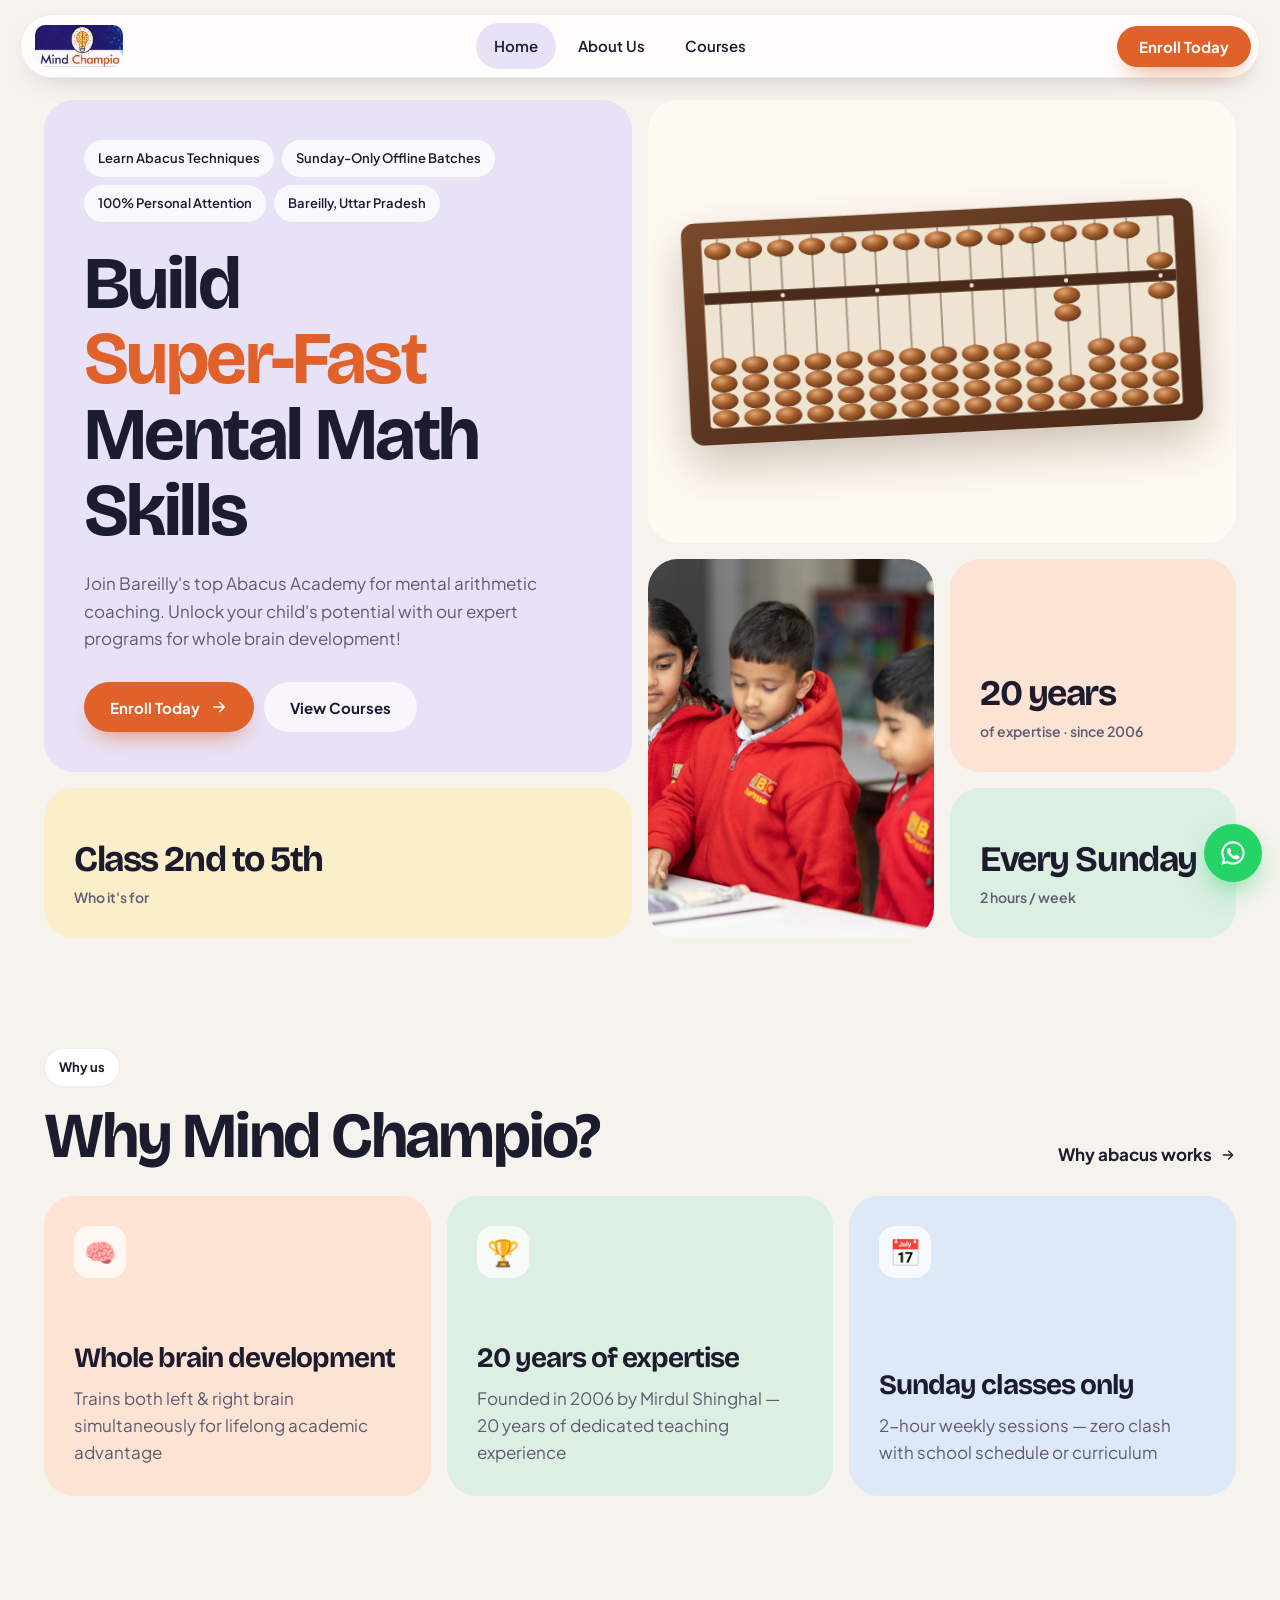
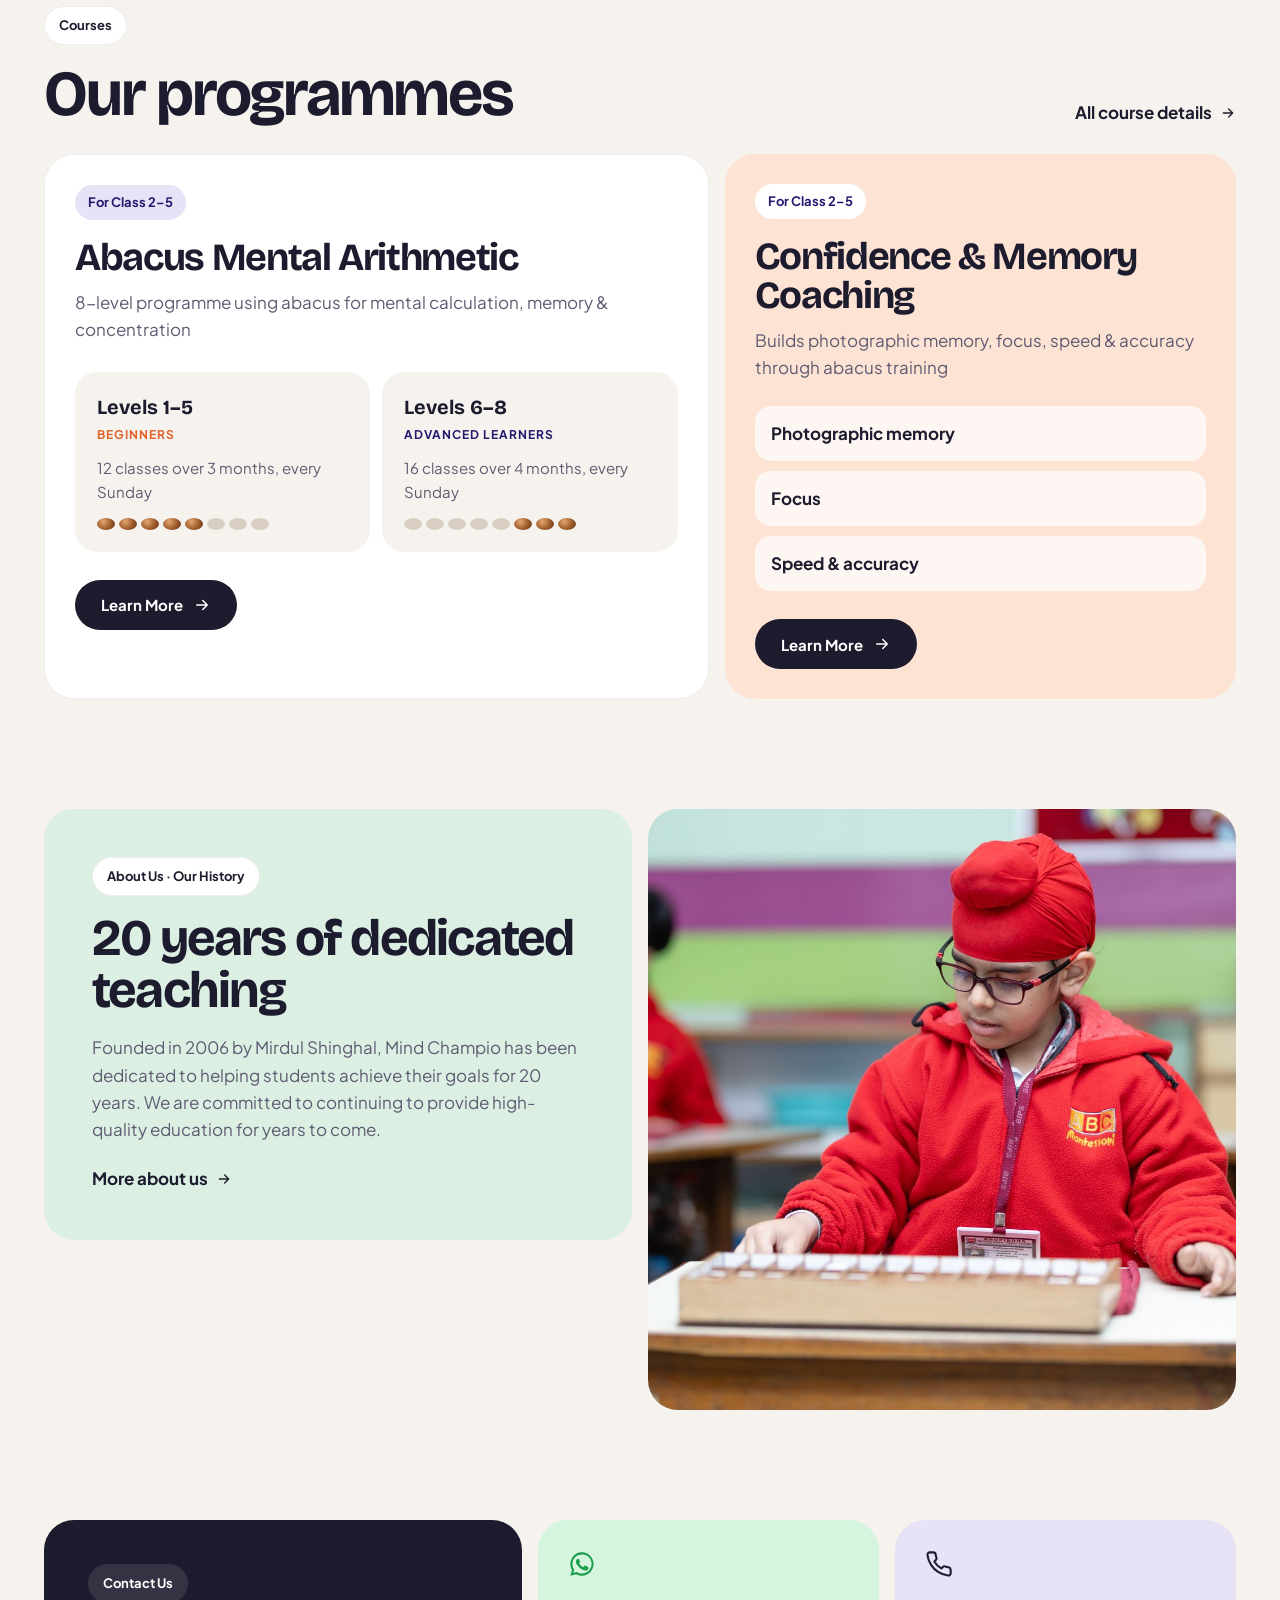
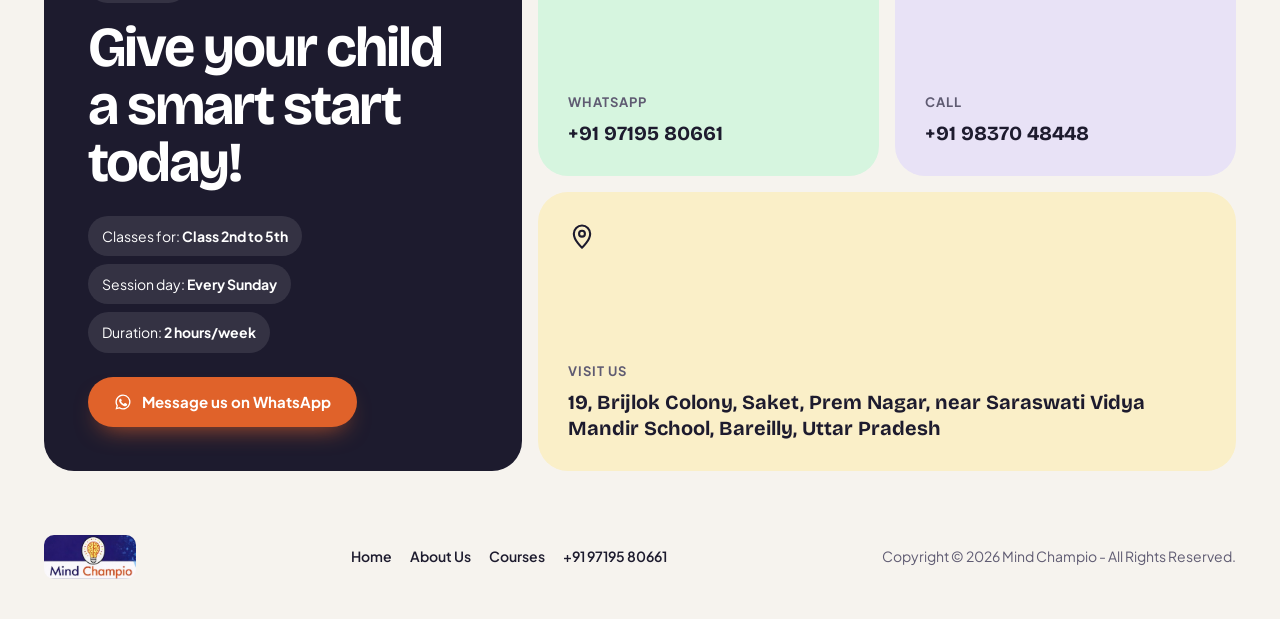
<file: index.html>
<!doctype html>
<html lang="en-IN" class="no-js">
<head>
<meta charset="utf-8">
<meta name="viewport" content="width=device-width, initial-scale=1">
<title>Mind Champio | Abacus Classes in Bareilly</title>
<meta name="description" content="Join Bareilly's top Abacus Academy for mental arithmetic coaching. Unlock your child's potential with our expert programs for whole brain development!">
<meta property="og:title" content="Mind Champio">
<meta property="og:description" content="Learn Abacus Techniques | Sunday-Only Offline Batches | 100% Personal Attention">
<meta property="og:type" content="website">
<meta property="og:url" content="https://mindchampio.com/">
<meta property="og:image" content="https://mindchampio.com/assets/logo.jpeg">
<meta property="og:locale" content="en_IN">
<link rel="icon" type="image/png" sizes="32x32" href="assets/favicon-32.png">
<link rel="apple-touch-icon" href="assets/favicon.png">
<link rel="preconnect" href="https://fonts.googleapis.com"><link rel="preconnect" href="https://fonts.gstatic.com" crossorigin>
<link href="https://fonts.googleapis.com/css2?family=Bricolage+Grotesque:opsz,wght@12..96,600;12..96,700&family=Plus+Jakarta+Sans:wght@400;500;600;700&display=swap" rel="stylesheet">
<link rel="stylesheet" href="assets/style.css">
</head>
<body><header><div class="hd">
<a class="logo" href="index.html" aria-label="Mind Champio home"><img src="assets/logo.jpeg" alt="Mind Champio" width="497" height="237"></a>
<nav class="nav" aria-label="Main"><a href="index.html" aria-current="page">Home</a><a href="about.html">About Us</a><a href="courses.html">Courses</a></nav>
<a class="btn btn-or" href="https://wa.me/919719580661?text=Hi%20Mind%20Champio%2C%20I%27d%20like%20to%20enrol%20my%20child." target="_blank" rel="noopener">Enroll Today</a>
<button class="menu" aria-label="Open menu" aria-expanded="false"><span></span></button>
</div></header>
<main><div class="wrap">
<div class="bento">
<div class="tile t-hero rv"><div class="chips"><span>Learn Abacus Techniques</span><span>Sunday-Only Offline Batches</span><span>100% Personal Attention</span><span>Bareilly, Uttar Pradesh</span></div>
<div><h1>Build <span>Super-Fast</span> Mental Math Skills</h1><p>Join Bareilly's top Abacus Academy for mental arithmetic coaching. Unlock your child's potential with our expert programs for whole brain development!</p>
<div class="cta"><a class="btn btn-or" href="https://wa.me/919719580661?text=Hi%20Mind%20Champio%2C%20I%27d%20like%20to%20enrol%20my%20child." target="_blank" rel="noopener">Enroll Today <svg viewBox="0 0 24 24" fill="none" stroke="currentColor" stroke-width="2" stroke-linecap="round" stroke-linejoin="round" aria-hidden="true"><path d="M5 12h14M13 6l6 6-6 6"/></svg></a><a class="btn btn-soft" href="courses.html">View Courses</a></div></div></div>
<div class="tile t-abacus rv"><svg class="soroban" viewBox="0 0 622 272" role="img" aria-label="Brown classroom abacus with one upper and four lower beads on each rod, set to 2006"><defs><linearGradient id="wdh" x1="0" y1="0" x2="1" y2="1"><stop offset="0" stop-color="#7a4a2b"/><stop offset=".5" stop-color="#5c3520"/><stop offset="1" stop-color="#4a2a18"/></linearGradient><radialGradient id="bdh" cx=".38" cy=".3" r=".8"><stop offset="0" stop-color="#e2a873"/><stop offset=".45" stop-color="#a5602f"/><stop offset="1" stop-color="#5a2f15"/></radialGradient></defs><rect x="2" y="2" width="618" height="268" rx="16" fill="url(#wdh)"/><rect x="26" y="22" width="570" height="228" rx="4" fill="#efe4d2"/><line x1="45.0" y1="22" x2="45.0" y2="250" stroke="#a89884" stroke-width="2.4"/><line x1="83.0" y1="22" x2="83.0" y2="250" stroke="#a89884" stroke-width="2.4"/><line x1="121.0" y1="22" x2="121.0" y2="250" stroke="#a89884" stroke-width="2.4"/><line x1="159.0" y1="22" x2="159.0" y2="250" stroke="#a89884" stroke-width="2.4"/><line x1="197.0" y1="22" x2="197.0" y2="250" stroke="#a89884" stroke-width="2.4"/><line x1="235.0" y1="22" x2="235.0" y2="250" stroke="#a89884" stroke-width="2.4"/><line x1="273.0" y1="22" x2="273.0" y2="250" stroke="#a89884" stroke-width="2.4"/><line x1="311.0" y1="22" x2="311.0" y2="250" stroke="#a89884" stroke-width="2.4"/><line x1="349.0" y1="22" x2="349.0" y2="250" stroke="#a89884" stroke-width="2.4"/><line x1="387.0" y1="22" x2="387.0" y2="250" stroke="#a89884" stroke-width="2.4"/><line x1="425.0" y1="22" x2="425.0" y2="250" stroke="#a89884" stroke-width="2.4"/><line x1="463.0" y1="22" x2="463.0" y2="250" stroke="#a89884" stroke-width="2.4"/><line x1="501.0" y1="22" x2="501.0" y2="250" stroke="#a89884" stroke-width="2.4"/><line x1="539.0" y1="22" x2="539.0" y2="250" stroke="#a89884" stroke-width="2.4"/><line x1="577.0" y1="22" x2="577.0" y2="250" stroke="#a89884" stroke-width="2.4"/><rect x="26" y="87" width="570" height="14" fill="#4a2a18"/><circle cx="121.0" cy="94" r="2.6" fill="#f2e6d2"/><circle cx="235.0" cy="94" r="2.6" fill="#f2e6d2"/><circle cx="349.0" cy="94" r="2.6" fill="#f2e6d2"/><circle cx="463.0" cy="94" r="2.6" fill="#f2e6d2"/><circle cx="577.0" cy="94" r="2.6" fill="#f2e6d2"/><ellipse cx="45.0" cy="37" rx="16" ry="10.5" fill="url(#bdh)"/><ellipse cx="45.0" cy="176" rx="16" ry="10.5" fill="url(#bdh)"/><ellipse cx="45.0" cy="197" rx="16" ry="10.5" fill="url(#bdh)"/><ellipse cx="45.0" cy="218" rx="16" ry="10.5" fill="url(#bdh)"/><ellipse cx="45.0" cy="239" rx="16" ry="10.5" fill="url(#bdh)"/><ellipse cx="83.0" cy="37" rx="16" ry="10.5" fill="url(#bdh)"/><ellipse cx="83.0" cy="176" rx="16" ry="10.5" fill="url(#bdh)"/><ellipse cx="83.0" cy="197" rx="16" ry="10.5" fill="url(#bdh)"/><ellipse cx="83.0" cy="218" rx="16" ry="10.5" fill="url(#bdh)"/><ellipse cx="83.0" cy="239" rx="16" ry="10.5" fill="url(#bdh)"/><ellipse cx="121.0" cy="37" rx="16" ry="10.5" fill="url(#bdh)"/><ellipse cx="121.0" cy="176" rx="16" ry="10.5" fill="url(#bdh)"/><ellipse cx="121.0" cy="197" rx="16" ry="10.5" fill="url(#bdh)"/><ellipse cx="121.0" cy="218" rx="16" ry="10.5" fill="url(#bdh)"/><ellipse cx="121.0" cy="239" rx="16" ry="10.5" fill="url(#bdh)"/><ellipse cx="159.0" cy="37" rx="16" ry="10.5" fill="url(#bdh)"/><ellipse cx="159.0" cy="176" rx="16" ry="10.5" fill="url(#bdh)"/><ellipse cx="159.0" cy="197" rx="16" ry="10.5" fill="url(#bdh)"/><ellipse cx="159.0" cy="218" rx="16" ry="10.5" fill="url(#bdh)"/><ellipse cx="159.0" cy="239" rx="16" ry="10.5" fill="url(#bdh)"/><ellipse cx="197.0" cy="37" rx="16" ry="10.5" fill="url(#bdh)"/><ellipse cx="197.0" cy="176" rx="16" ry="10.5" fill="url(#bdh)"/><ellipse cx="197.0" cy="197" rx="16" ry="10.5" fill="url(#bdh)"/><ellipse cx="197.0" cy="218" rx="16" ry="10.5" fill="url(#bdh)"/><ellipse cx="197.0" cy="239" rx="16" ry="10.5" fill="url(#bdh)"/><ellipse cx="235.0" cy="37" rx="16" ry="10.5" fill="url(#bdh)"/><ellipse cx="235.0" cy="176" rx="16" ry="10.5" fill="url(#bdh)"/><ellipse cx="235.0" cy="197" rx="16" ry="10.5" fill="url(#bdh)"/><ellipse cx="235.0" cy="218" rx="16" ry="10.5" fill="url(#bdh)"/><ellipse cx="235.0" cy="239" rx="16" ry="10.5" fill="url(#bdh)"/><ellipse cx="273.0" cy="37" rx="16" ry="10.5" fill="url(#bdh)"/><ellipse cx="273.0" cy="176" rx="16" ry="10.5" fill="url(#bdh)"/><ellipse cx="273.0" cy="197" rx="16" ry="10.5" fill="url(#bdh)"/><ellipse cx="273.0" cy="218" rx="16" ry="10.5" fill="url(#bdh)"/><ellipse cx="273.0" cy="239" rx="16" ry="10.5" fill="url(#bdh)"/><ellipse cx="311.0" cy="37" rx="16" ry="10.5" fill="url(#bdh)"/><ellipse cx="311.0" cy="176" rx="16" ry="10.5" fill="url(#bdh)"/><ellipse cx="311.0" cy="197" rx="16" ry="10.5" fill="url(#bdh)"/><ellipse cx="311.0" cy="218" rx="16" ry="10.5" fill="url(#bdh)"/><ellipse cx="311.0" cy="239" rx="16" ry="10.5" fill="url(#bdh)"/><ellipse cx="349.0" cy="37" rx="16" ry="10.5" fill="url(#bdh)"/><ellipse cx="349.0" cy="176" rx="16" ry="10.5" fill="url(#bdh)"/><ellipse cx="349.0" cy="197" rx="16" ry="10.5" fill="url(#bdh)"/><ellipse cx="349.0" cy="218" rx="16" ry="10.5" fill="url(#bdh)"/><ellipse cx="349.0" cy="239" rx="16" ry="10.5" fill="url(#bdh)"/><ellipse cx="387.0" cy="37" rx="16" ry="10.5" fill="url(#bdh)"/><ellipse cx="387.0" cy="176" rx="16" ry="10.5" fill="url(#bdh)"/><ellipse cx="387.0" cy="197" rx="16" ry="10.5" fill="url(#bdh)"/><ellipse cx="387.0" cy="218" rx="16" ry="10.5" fill="url(#bdh)"/><ellipse cx="387.0" cy="239" rx="16" ry="10.5" fill="url(#bdh)"/><ellipse cx="425.0" cy="37" rx="16" ry="10.5" fill="url(#bdh)"/><ellipse cx="425.0" cy="176" rx="16" ry="10.5" fill="url(#bdh)"/><ellipse cx="425.0" cy="197" rx="16" ry="10.5" fill="url(#bdh)"/><ellipse cx="425.0" cy="218" rx="16" ry="10.5" fill="url(#bdh)"/><ellipse cx="425.0" cy="239" rx="16" ry="10.5" fill="url(#bdh)"/><ellipse cx="463.0" cy="37" rx="16" ry="10.5" fill="url(#bdh)"/><ellipse cx="463.0" cy="112" rx="16" ry="10.5" fill="url(#bdh)"/><ellipse cx="463.0" cy="133" rx="16" ry="10.5" fill="url(#bdh)"/><ellipse cx="463.0" cy="218" rx="16" ry="10.5" fill="url(#bdh)"/><ellipse cx="463.0" cy="239" rx="16" ry="10.5" fill="url(#bdh)"/><ellipse cx="501.0" cy="37" rx="16" ry="10.5" fill="url(#bdh)"/><ellipse cx="501.0" cy="176" rx="16" ry="10.5" fill="url(#bdh)"/><ellipse cx="501.0" cy="197" rx="16" ry="10.5" fill="url(#bdh)"/><ellipse cx="501.0" cy="218" rx="16" ry="10.5" fill="url(#bdh)"/><ellipse cx="501.0" cy="239" rx="16" ry="10.5" fill="url(#bdh)"/><ellipse cx="539.0" cy="37" rx="16" ry="10.5" fill="url(#bdh)"/><ellipse cx="539.0" cy="176" rx="16" ry="10.5" fill="url(#bdh)"/><ellipse cx="539.0" cy="197" rx="16" ry="10.5" fill="url(#bdh)"/><ellipse cx="539.0" cy="218" rx="16" ry="10.5" fill="url(#bdh)"/><ellipse cx="539.0" cy="239" rx="16" ry="10.5" fill="url(#bdh)"/><ellipse cx="577.0" cy="76" rx="16" ry="10.5" fill="url(#bdh)"/><ellipse cx="577.0" cy="112" rx="16" ry="10.5" fill="url(#bdh)"/><ellipse cx="577.0" cy="197" rx="16" ry="10.5" fill="url(#bdh)"/><ellipse cx="577.0" cy="218" rx="16" ry="10.5" fill="url(#bdh)"/><ellipse cx="577.0" cy="239" rx="16" ry="10.5" fill="url(#bdh)"/></svg></div>
<div class="tile t-photo hp rv"><img src="assets/students-group.jpg" alt="Three students in school uniform working together at a classroom table" width="1600" height="900" fetchpriority="high"></div>
<div class="tile t-stat peach s1 rv"><b>20 years</b><span>of expertise · since 2006</span></div>
<div class="tile t-stat mint s2 rv"><b>Every Sunday</b><span>2 hours / week</span></div>
<div class="tile t-stat butter s3 rv"><b>Class 2nd to 5th</b><span>Who it's for</span></div>
</div>
<section id="why"><div class="sh rv"><div><span class="label">Why us</span><h2>Why Mind Champio?</h2></div><a class="more" href="about.html#why-abacus">Why abacus works <svg viewBox="0 0 24 24" fill="none" stroke="currentColor" stroke-width="2" stroke-linecap="round" stroke-linejoin="round" aria-hidden="true"><path d="M5 12h14M13 6l6 6-6 6"/></svg></a></div>
<div class="why"><article class="tile peach rv"><div class="ic" aria-hidden="true">🧠</div><div><h3>Whole brain development</h3><p>Trains both left &amp; right brain simultaneously for lifelong academic advantage</p></div></article><article class="tile mint rv"><div class="ic" aria-hidden="true">🏆</div><div><h3>20 years of expertise</h3><p>Founded in 2006 by Mirdul Shinghal — 20 years of dedicated teaching experience</p></div></article><article class="tile sky rv"><div class="ic" aria-hidden="true">📅</div><div><h3>Sunday classes only</h3><p>2-hour weekly sessions — zero clash with school schedule or curriculum</p></div></article></div></section>
<section id="courses"><div class="sh rv"><div><span class="label">Courses</span><h2>Our programmes</h2></div><a class="more" href="courses.html">All course details <svg viewBox="0 0 24 24" fill="none" stroke="currentColor" stroke-width="2" stroke-linecap="round" stroke-linejoin="round" aria-hidden="true"><path d="M5 12h14M13 6l6 6-6 6"/></svg></a></div>
<div class="courses">
<div class="tile c-main rv"><span class="pill">For Class 2–5</span><h3 class="ct">Abacus Mental Arithmetic</h3><p>8-level programme using abacus for mental calculation, memory &amp; concentration</p>
<div class="levels"><div class="lvl"><b>Levels 1–5</b><small>Beginners</small><p>12 classes over 3 months, every Sunday</p><div class="beads" aria-hidden="true"><i class="on"></i><i class="on"></i><i class="on"></i><i class="on"></i><i class="on"></i><i class=""></i><i class=""></i><i class=""></i></div></div>
<div class="lvl"><b>Levels 6–8</b><small style="color:var(--navy)">Advanced learners</small><p>16 classes over 4 months, every Sunday</p><div class="beads" aria-hidden="true"><i class=""></i><i class=""></i><i class=""></i><i class=""></i><i class=""></i><i class="on"></i><i class="on"></i><i class="on"></i></div></div></div>
<a class="btn btn-ink" href="courses.html#abacus">Learn More <svg viewBox="0 0 24 24" fill="none" stroke="currentColor" stroke-width="2" stroke-linecap="round" stroke-linejoin="round" aria-hidden="true"><path d="M5 12h14M13 6l6 6-6 6"/></svg></a></div>
<div class="tile c-side rv"><span class="pill" style="background:#fff">For Class 2–5</span><h3 class="ct">Confidence &amp; Memory Coaching</h3><p>Builds photographic memory, focus, speed &amp; accuracy through abacus training</p>
<ul><li>Photographic memory</li><li>Focus</li><li>Speed &amp; accuracy</li></ul>
<a class="btn btn-ink" href="courses.html#memory">Learn More <svg viewBox="0 0 24 24" fill="none" stroke="currentColor" stroke-width="2" stroke-linecap="round" stroke-linejoin="round" aria-hidden="true"><path d="M5 12h14M13 6l6 6-6 6"/></svg></a></div>
</div></section>
<section id="about"><div class="about">
<div class="tile rv"><span class="label">About Us · Our History</span><h2>20 years of dedicated teaching</h2><p>Founded in 2006 by Mirdul Shinghal, Mind Champio has been dedicated to helping students achieve their goals for 20 years. We are committed to continuing to provide high-quality education for years to come.</p><a class="more" href="about.html">More about us <svg viewBox="0 0 24 24" fill="none" stroke="currentColor" stroke-width="2" stroke-linecap="round" stroke-linejoin="round" aria-hidden="true"><path d="M5 12h14M13 6l6 6-6 6"/></svg></a></div>
<div class="tile t-photo rv"><img src="assets/student-focus.jpg" alt="Student concentrating on a learning activity in class" loading="lazy" width="1600" height="1067"></div>
</div></section>
<section id="contact"><div class="contact">
<div class="tile k-head rv"><div><span class="label">Contact Us</span><h2>Give your child a smart start today!</h2></div>
<div><div class="k-facts"><span>Classes for: <b>Class 2nd to 5th</b></span><span>Session day: <b>Every Sunday</b></span><span>Duration: <b>2 hours/week</b></span></div>
<a class="btn btn-or" style="margin-top:24px" href="https://wa.me/919719580661?text=Hi%20Mind%20Champio%2C%20I%27d%20like%20to%20enrol%20my%20child." target="_blank" rel="noopener"><svg viewBox="0 0 24 24" fill="currentColor" aria-hidden="true"><path d="M12 2a10 10 0 0 0-8.6 15.1L2 22l5-1.3A10 10 0 1 0 12 2Zm0 18.2a8.2 8.2 0 0 1-4.2-1.2l-.3-.2-3 .8.8-2.9-.2-.3A8.2 8.2 0 1 1 12 20.2Zm4.5-6.1c-.2-.1-1.5-.7-1.7-.8s-.4-.1-.6.1-.7.8-.8 1-.3.2-.5.1a6.7 6.7 0 0 1-3.3-2.9c-.3-.4.3-.4.7-1.3.1-.2 0-.3 0-.4l-.8-1.8c-.2-.5-.4-.4-.6-.4h-.5a1 1 0 0 0-.7.3 3 3 0 0 0-.9 2.2 5.2 5.2 0 0 0 1.1 2.7 11.8 11.8 0 0 0 4.5 4c1.7.7 2.3.8 3.2.6a2.7 2.7 0 0 0 1.8-1.2 2.2 2.2 0 0 0 .1-1.3c0-.1-.2-.2-.4-.3Z"/></svg> Message us on WhatsApp</a></div></div>
<a class="tile k k-wa rv" href="https://wa.me/919719580661?text=Hi%20Mind%20Champio%2C%20I%27d%20like%20to%20enrol%20my%20child." target="_blank" rel="noopener"><svg viewBox="0 0 24 24" fill="currentColor" aria-hidden="true"><path d="M12 2a10 10 0 0 0-8.6 15.1L2 22l5-1.3A10 10 0 1 0 12 2Zm0 18.2a8.2 8.2 0 0 1-4.2-1.2l-.3-.2-3 .8.8-2.9-.2-.3A8.2 8.2 0 1 1 12 20.2Zm4.5-6.1c-.2-.1-1.5-.7-1.7-.8s-.4-.1-.6.1-.7.8-.8 1-.3.2-.5.1a6.7 6.7 0 0 1-3.3-2.9c-.3-.4.3-.4.7-1.3.1-.2 0-.3 0-.4l-.8-1.8c-.2-.5-.4-.4-.6-.4h-.5a1 1 0 0 0-.7.3 3 3 0 0 0-.9 2.2 5.2 5.2 0 0 0 1.1 2.7 11.8 11.8 0 0 0 4.5 4c1.7.7 2.3.8 3.2.6a2.7 2.7 0 0 0 1.8-1.2 2.2 2.2 0 0 0 .1-1.3c0-.1-.2-.2-.4-.3Z"/></svg><div><span>WhatsApp</span><b>+91 97195 80661</b></div></a>
<a class="tile k rv" style="background:var(--lav)" href="tel:+919837048448"><svg viewBox="0 0 24 24" fill="none" stroke="currentColor" stroke-width="1.8" stroke-linecap="round" stroke-linejoin="round" aria-hidden="true"><path d="M22 16.9v3a2 2 0 0 1-2.2 2 19.8 19.8 0 0 1-8.6-3.1 19.5 19.5 0 0 1-6-6A19.8 19.8 0 0 1 2.1 4.2 2 2 0 0 1 4.1 2h3a2 2 0 0 1 2 1.7c.1.9.4 1.8.7 2.7a2 2 0 0 1-.5 2.1L8 9.8a16 16 0 0 0 6 6l1.3-1.3a2 2 0 0 1 2.1-.4c.9.3 1.8.6 2.7.7a2 2 0 0 1 1.7 2Z"/></svg><div><span>Call</span><b>+91 98370 48448</b></div></a>
<a class="tile k k-addr rv" href="https://www.google.com/maps/search/?api=1&amp;query=19%2C+Brijlok+Colony%2C+Saket%2C+Prem+Nagar%2C+near+Saraswati+Vidya+Mandir+School%2C+Bareilly%2C+Uttar+Pradesh" target="_blank" rel="noopener"><svg viewBox="0 0 24 24" fill="none" stroke="currentColor" stroke-width="1.8" stroke-linecap="round" stroke-linejoin="round" aria-hidden="true"><path d="M12 22s7-6.3 7-12a7 7 0 1 0-14 0c0 5.7 7 12 7 12Z"/><circle cx="12" cy="10" r="2.5"/></svg><div><span>Visit us</span><b>19, Brijlok Colony, Saket, Prem Nagar, near Saraswati Vidya Mandir School, Bareilly, Uttar Pradesh</b></div></a>
</div></section>
</div></main>
<footer><div class="wrap ft"><img src="assets/logo.jpeg" alt="Mind Champio" width="497" height="237" loading="lazy">
<nav><a href="index.html">Home</a><a href="about.html">About Us</a><a href="courses.html">Courses</a><a href="tel:+919719580661">+91 97195 80661</a></nav><span>Copyright © 2026 Mind Champio - All Rights Reserved.</span></div></footer>
<a class="wa-float" href="https://wa.me/919719580661?text=Hi%20Mind%20Champio%2C%20I%27d%20like%20to%20enrol%20my%20child." target="_blank" rel="noopener" aria-label="Message us on WhatsApp"><svg viewBox="0 0 24 24" fill="currentColor" aria-hidden="true"><path d="M12 2a10 10 0 0 0-8.6 15.1L2 22l5-1.3A10 10 0 1 0 12 2Zm0 18.2a8.2 8.2 0 0 1-4.2-1.2l-.3-.2-3 .8.8-2.9-.2-.3A8.2 8.2 0 1 1 12 20.2Zm4.5-6.1c-.2-.1-1.5-.7-1.7-.8s-.4-.1-.6.1-.7.8-.8 1-.3.2-.5.1a6.7 6.7 0 0 1-3.3-2.9c-.3-.4.3-.4.7-1.3.1-.2 0-.3 0-.4l-.8-1.8c-.2-.5-.4-.4-.6-.4h-.5a1 1 0 0 0-.7.3 3 3 0 0 0-.9 2.2 5.2 5.2 0 0 0 1.1 2.7 11.8 11.8 0 0 0 4.5 4c1.7.7 2.3.8 3.2.6a2.7 2.7 0 0 0 1.8-1.2 2.2 2.2 0 0 0 .1-1.3c0-.1-.2-.2-.4-.3Z"/></svg></a>
<script src="assets/site.js"></script>
</body>
</html>
</file>
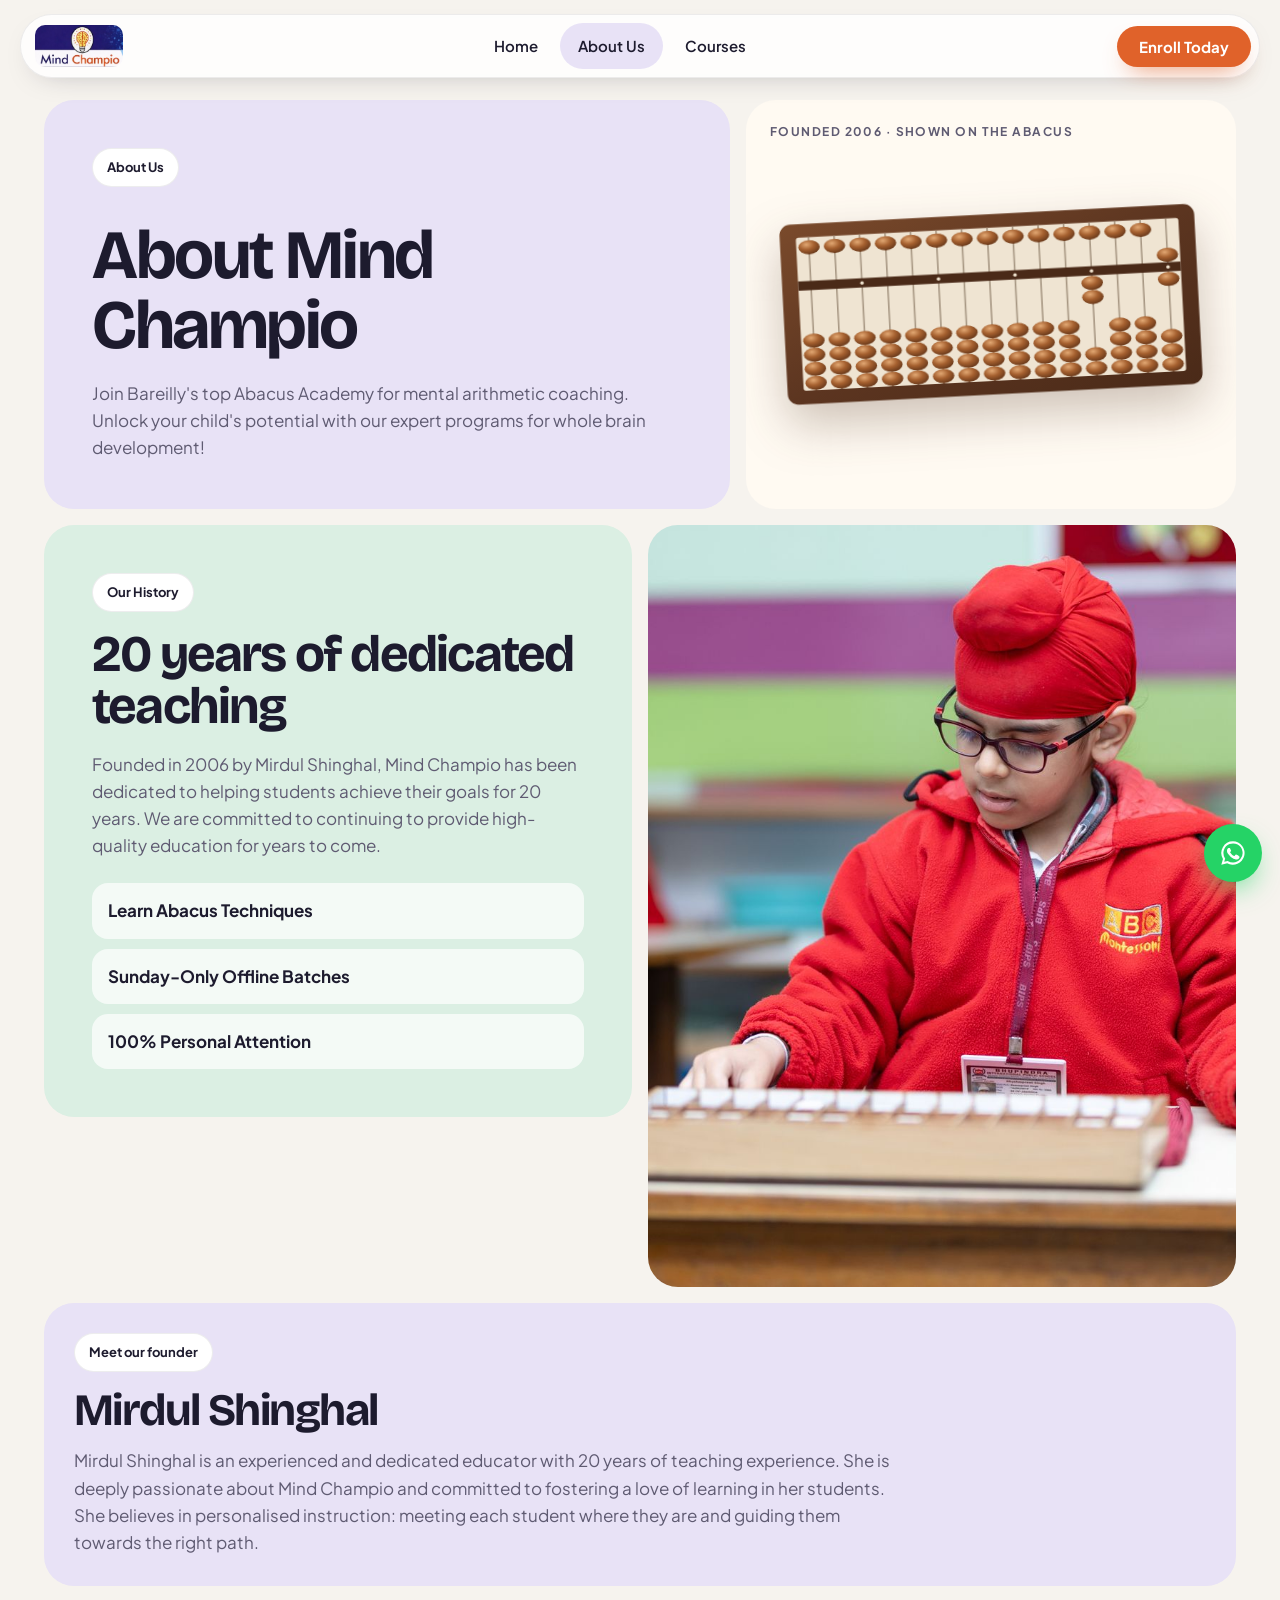
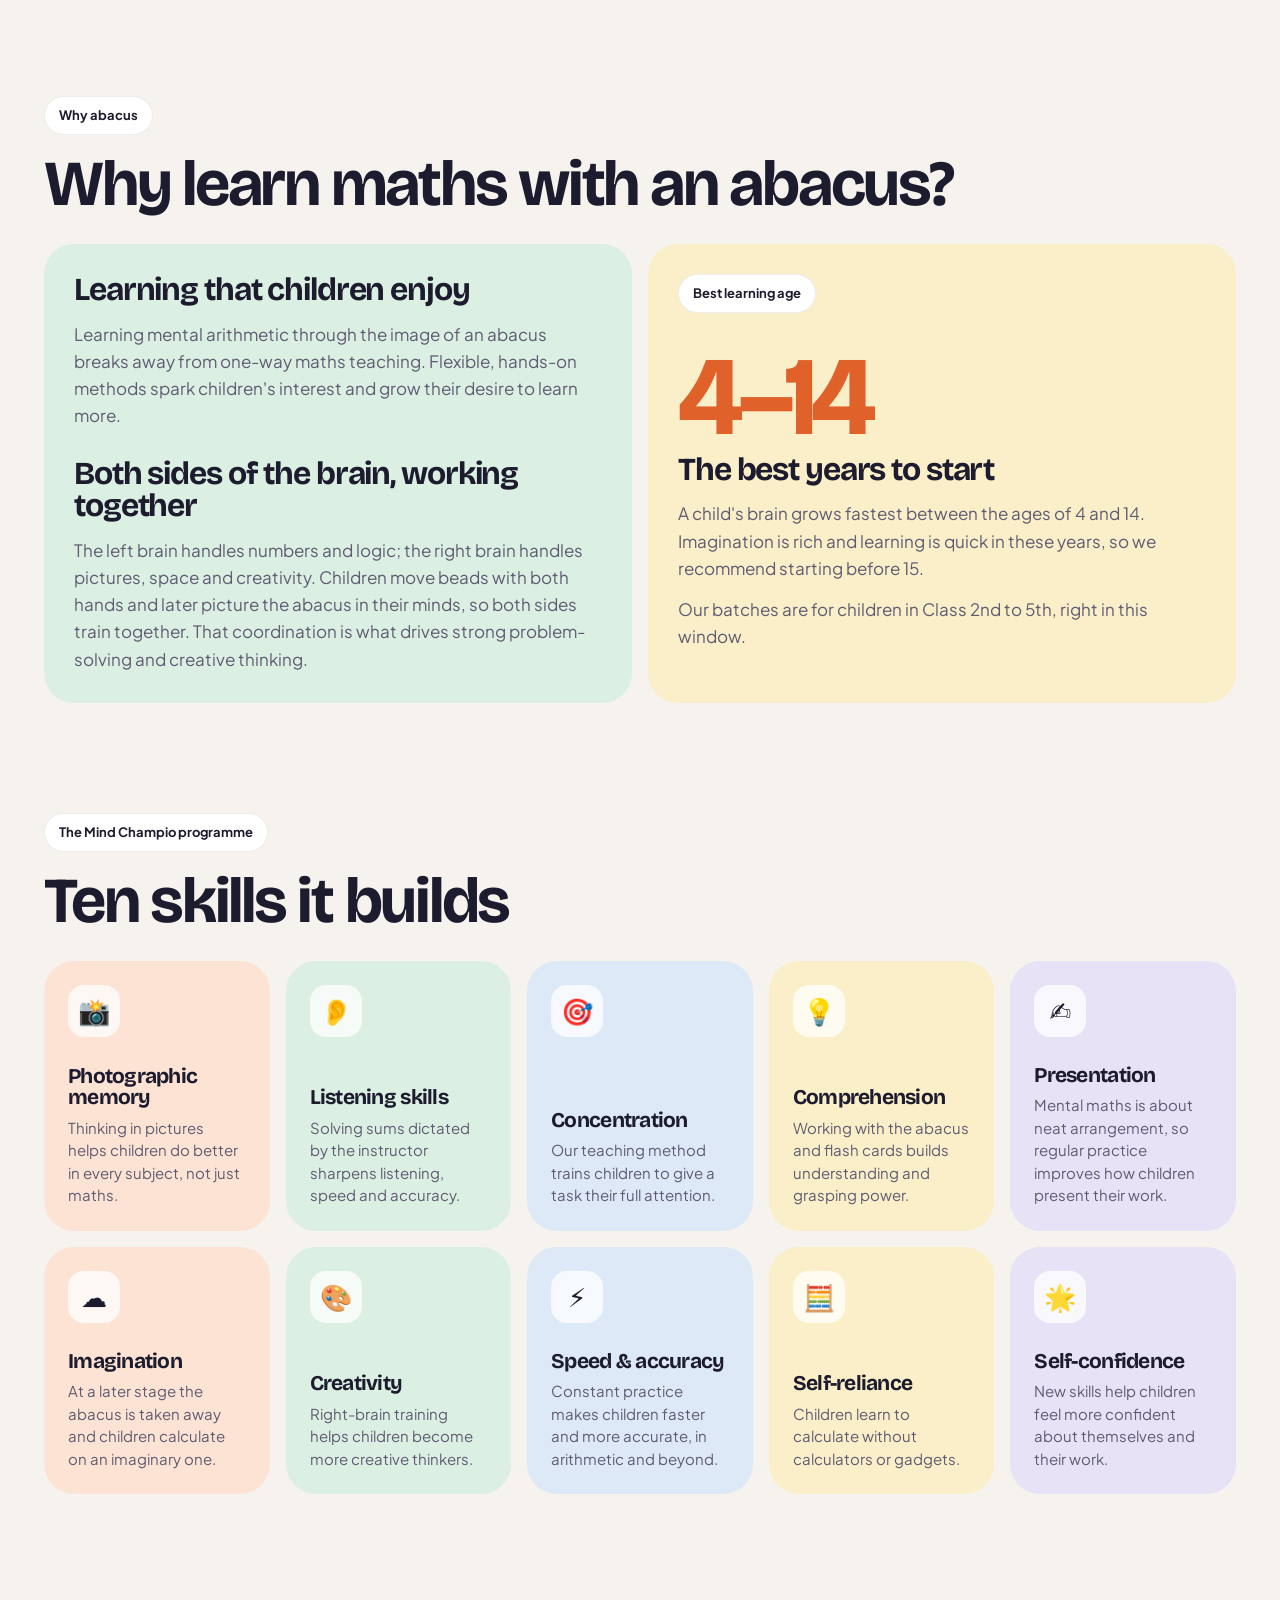
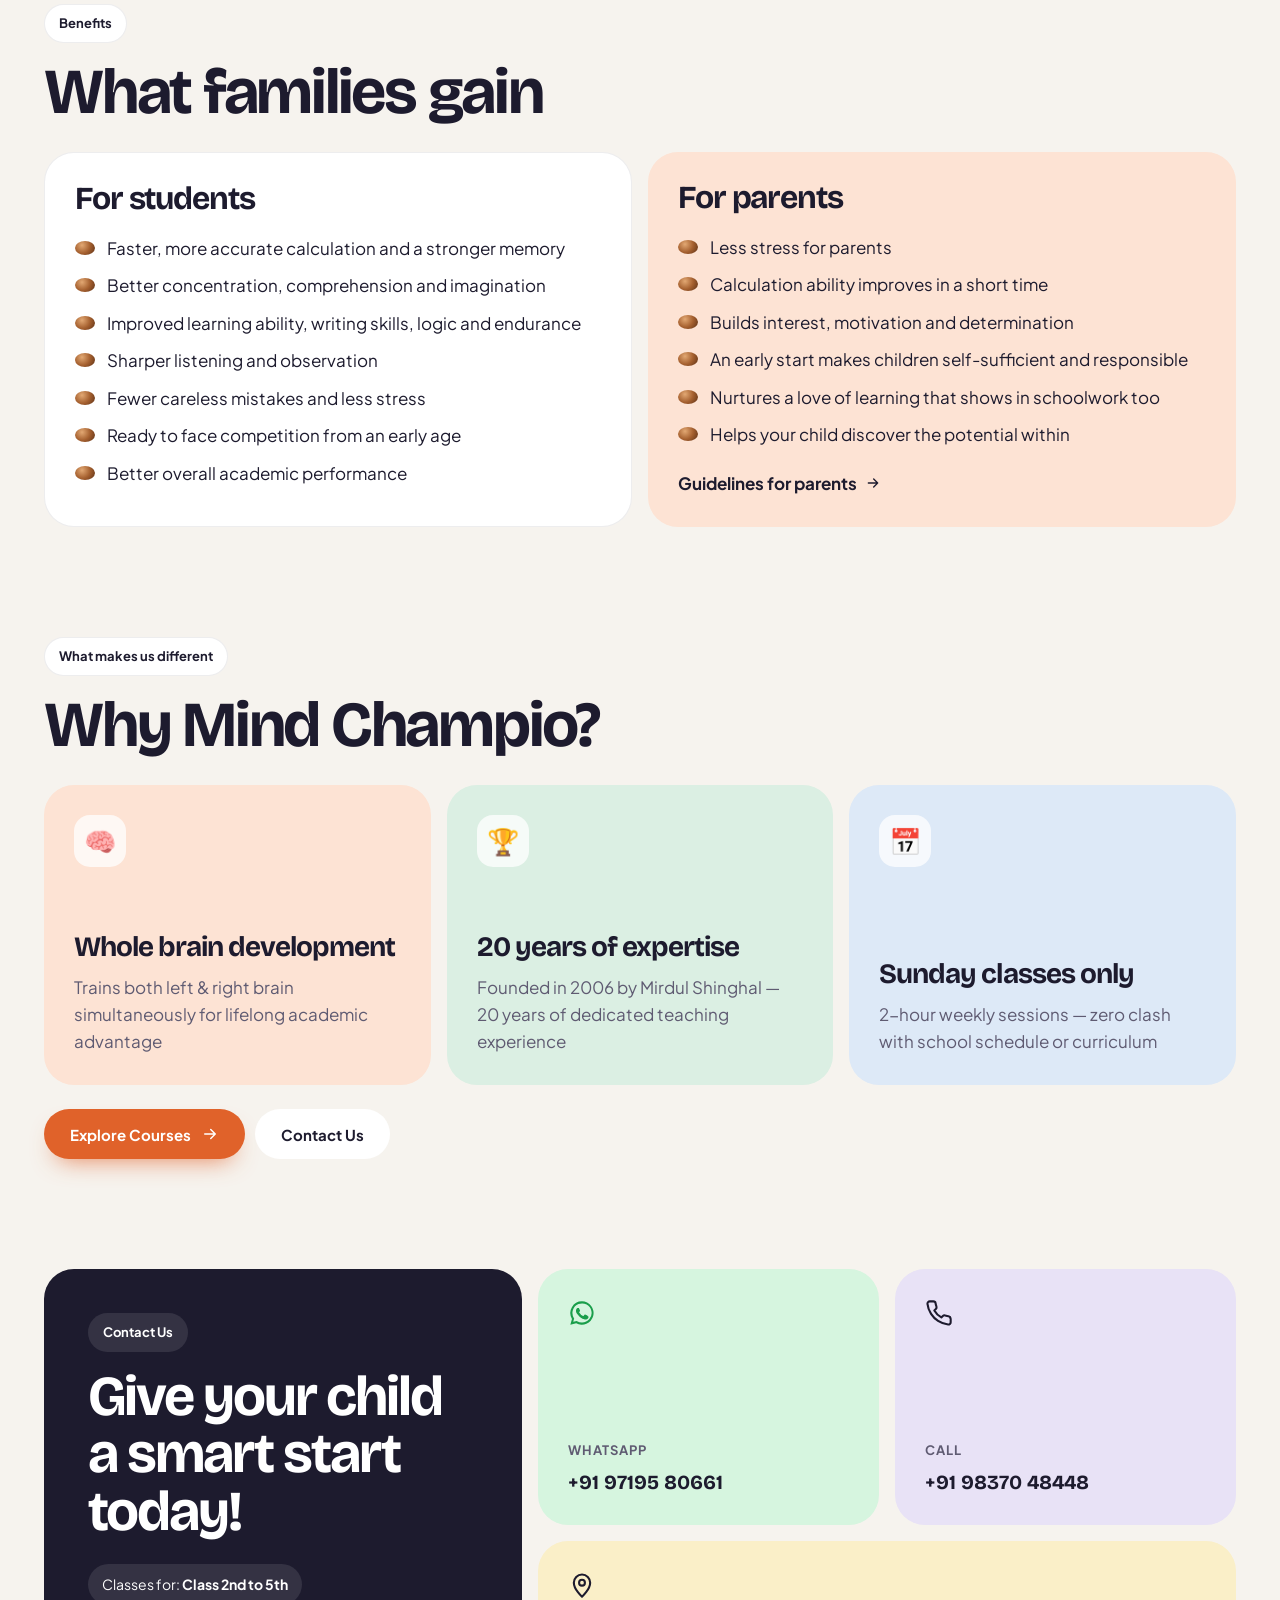
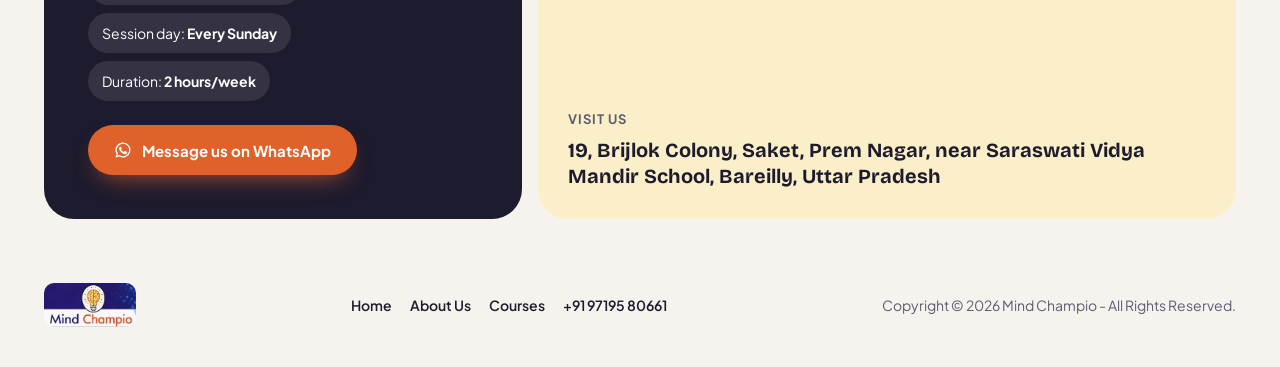
<file: about.html>
<!doctype html>
<html lang="en-IN" class="no-js">
<head>
<meta charset="utf-8">
<meta name="viewport" content="width=device-width, initial-scale=1">
<title>About Us | Mind Champio</title>
<meta name="description" content="Founded in 2006 by Mirdul Shinghal, Mind Champio is Bareilly's Abacus Academy for mental arithmetic coaching and whole brain development.">
<meta property="og:title" content="Mind Champio">
<meta property="og:description" content="Learn Abacus Techniques | Sunday-Only Offline Batches | 100% Personal Attention">
<meta property="og:type" content="website">
<meta property="og:url" content="https://mindchampio.com/about">
<meta property="og:image" content="https://mindchampio.com/assets/logo.jpeg">
<meta property="og:locale" content="en_IN">
<link rel="icon" type="image/png" sizes="32x32" href="assets/favicon-32.png">
<link rel="apple-touch-icon" href="assets/favicon.png">
<link rel="preconnect" href="https://fonts.googleapis.com"><link rel="preconnect" href="https://fonts.gstatic.com" crossorigin>
<link href="https://fonts.googleapis.com/css2?family=Bricolage+Grotesque:opsz,wght@12..96,600;12..96,700&family=Plus+Jakarta+Sans:wght@400;500;600;700&display=swap" rel="stylesheet">
<link rel="stylesheet" href="assets/style.css">
</head>
<body><header><div class="hd">
<a class="logo" href="index.html" aria-label="Mind Champio home"><img src="assets/logo.jpeg" alt="Mind Champio" width="497" height="237"></a>
<nav class="nav" aria-label="Main"><a href="index.html">Home</a><a href="about.html" aria-current="page">About Us</a><a href="courses.html">Courses</a></nav>
<a class="btn btn-or" href="https://wa.me/919719580661?text=Hi%20Mind%20Champio%2C%20I%27d%20like%20to%20enrol%20my%20child." target="_blank" rel="noopener">Enroll Today</a>
<button class="menu" aria-label="Open menu" aria-expanded="false"><span></span></button>
</div></header>
<main><div class="wrap">
<div class="page-hero">
<div class="tile rv"><span class="label">About Us</span><h1>About Mind Champio</h1><p>Join Bareilly's top Abacus Academy for mental arithmetic coaching. Unlock your child's potential with our expert programs for whole brain development!</p></div>
<div class="tile t-abacus rv"><small>Founded 2006 · shown on the abacus</small><svg class="soroban" viewBox="0 0 622 272" role="img" aria-label="Brown classroom abacus with one upper and four lower beads on each rod, set to 2006"><defs><linearGradient id="wda" x1="0" y1="0" x2="1" y2="1"><stop offset="0" stop-color="#7a4a2b"/><stop offset=".5" stop-color="#5c3520"/><stop offset="1" stop-color="#4a2a18"/></linearGradient><radialGradient id="bda" cx=".38" cy=".3" r=".8"><stop offset="0" stop-color="#e2a873"/><stop offset=".45" stop-color="#a5602f"/><stop offset="1" stop-color="#5a2f15"/></radialGradient></defs><rect x="2" y="2" width="618" height="268" rx="16" fill="url(#wda)"/><rect x="26" y="22" width="570" height="228" rx="4" fill="#efe4d2"/><line x1="45.0" y1="22" x2="45.0" y2="250" stroke="#a89884" stroke-width="2.4"/><line x1="83.0" y1="22" x2="83.0" y2="250" stroke="#a89884" stroke-width="2.4"/><line x1="121.0" y1="22" x2="121.0" y2="250" stroke="#a89884" stroke-width="2.4"/><line x1="159.0" y1="22" x2="159.0" y2="250" stroke="#a89884" stroke-width="2.4"/><line x1="197.0" y1="22" x2="197.0" y2="250" stroke="#a89884" stroke-width="2.4"/><line x1="235.0" y1="22" x2="235.0" y2="250" stroke="#a89884" stroke-width="2.4"/><line x1="273.0" y1="22" x2="273.0" y2="250" stroke="#a89884" stroke-width="2.4"/><line x1="311.0" y1="22" x2="311.0" y2="250" stroke="#a89884" stroke-width="2.4"/><line x1="349.0" y1="22" x2="349.0" y2="250" stroke="#a89884" stroke-width="2.4"/><line x1="387.0" y1="22" x2="387.0" y2="250" stroke="#a89884" stroke-width="2.4"/><line x1="425.0" y1="22" x2="425.0" y2="250" stroke="#a89884" stroke-width="2.4"/><line x1="463.0" y1="22" x2="463.0" y2="250" stroke="#a89884" stroke-width="2.4"/><line x1="501.0" y1="22" x2="501.0" y2="250" stroke="#a89884" stroke-width="2.4"/><line x1="539.0" y1="22" x2="539.0" y2="250" stroke="#a89884" stroke-width="2.4"/><line x1="577.0" y1="22" x2="577.0" y2="250" stroke="#a89884" stroke-width="2.4"/><rect x="26" y="87" width="570" height="14" fill="#4a2a18"/><circle cx="121.0" cy="94" r="2.6" fill="#f2e6d2"/><circle cx="235.0" cy="94" r="2.6" fill="#f2e6d2"/><circle cx="349.0" cy="94" r="2.6" fill="#f2e6d2"/><circle cx="463.0" cy="94" r="2.6" fill="#f2e6d2"/><circle cx="577.0" cy="94" r="2.6" fill="#f2e6d2"/><ellipse cx="45.0" cy="37" rx="16" ry="10.5" fill="url(#bda)"/><ellipse cx="45.0" cy="176" rx="16" ry="10.5" fill="url(#bda)"/><ellipse cx="45.0" cy="197" rx="16" ry="10.5" fill="url(#bda)"/><ellipse cx="45.0" cy="218" rx="16" ry="10.5" fill="url(#bda)"/><ellipse cx="45.0" cy="239" rx="16" ry="10.5" fill="url(#bda)"/><ellipse cx="83.0" cy="37" rx="16" ry="10.5" fill="url(#bda)"/><ellipse cx="83.0" cy="176" rx="16" ry="10.5" fill="url(#bda)"/><ellipse cx="83.0" cy="197" rx="16" ry="10.5" fill="url(#bda)"/><ellipse cx="83.0" cy="218" rx="16" ry="10.5" fill="url(#bda)"/><ellipse cx="83.0" cy="239" rx="16" ry="10.5" fill="url(#bda)"/><ellipse cx="121.0" cy="37" rx="16" ry="10.5" fill="url(#bda)"/><ellipse cx="121.0" cy="176" rx="16" ry="10.5" fill="url(#bda)"/><ellipse cx="121.0" cy="197" rx="16" ry="10.5" fill="url(#bda)"/><ellipse cx="121.0" cy="218" rx="16" ry="10.5" fill="url(#bda)"/><ellipse cx="121.0" cy="239" rx="16" ry="10.5" fill="url(#bda)"/><ellipse cx="159.0" cy="37" rx="16" ry="10.5" fill="url(#bda)"/><ellipse cx="159.0" cy="176" rx="16" ry="10.5" fill="url(#bda)"/><ellipse cx="159.0" cy="197" rx="16" ry="10.5" fill="url(#bda)"/><ellipse cx="159.0" cy="218" rx="16" ry="10.5" fill="url(#bda)"/><ellipse cx="159.0" cy="239" rx="16" ry="10.5" fill="url(#bda)"/><ellipse cx="197.0" cy="37" rx="16" ry="10.5" fill="url(#bda)"/><ellipse cx="197.0" cy="176" rx="16" ry="10.5" fill="url(#bda)"/><ellipse cx="197.0" cy="197" rx="16" ry="10.5" fill="url(#bda)"/><ellipse cx="197.0" cy="218" rx="16" ry="10.5" fill="url(#bda)"/><ellipse cx="197.0" cy="239" rx="16" ry="10.5" fill="url(#bda)"/><ellipse cx="235.0" cy="37" rx="16" ry="10.5" fill="url(#bda)"/><ellipse cx="235.0" cy="176" rx="16" ry="10.5" fill="url(#bda)"/><ellipse cx="235.0" cy="197" rx="16" ry="10.5" fill="url(#bda)"/><ellipse cx="235.0" cy="218" rx="16" ry="10.5" fill="url(#bda)"/><ellipse cx="235.0" cy="239" rx="16" ry="10.5" fill="url(#bda)"/><ellipse cx="273.0" cy="37" rx="16" ry="10.5" fill="url(#bda)"/><ellipse cx="273.0" cy="176" rx="16" ry="10.5" fill="url(#bda)"/><ellipse cx="273.0" cy="197" rx="16" ry="10.5" fill="url(#bda)"/><ellipse cx="273.0" cy="218" rx="16" ry="10.5" fill="url(#bda)"/><ellipse cx="273.0" cy="239" rx="16" ry="10.5" fill="url(#bda)"/><ellipse cx="311.0" cy="37" rx="16" ry="10.5" fill="url(#bda)"/><ellipse cx="311.0" cy="176" rx="16" ry="10.5" fill="url(#bda)"/><ellipse cx="311.0" cy="197" rx="16" ry="10.5" fill="url(#bda)"/><ellipse cx="311.0" cy="218" rx="16" ry="10.5" fill="url(#bda)"/><ellipse cx="311.0" cy="239" rx="16" ry="10.5" fill="url(#bda)"/><ellipse cx="349.0" cy="37" rx="16" ry="10.5" fill="url(#bda)"/><ellipse cx="349.0" cy="176" rx="16" ry="10.5" fill="url(#bda)"/><ellipse cx="349.0" cy="197" rx="16" ry="10.5" fill="url(#bda)"/><ellipse cx="349.0" cy="218" rx="16" ry="10.5" fill="url(#bda)"/><ellipse cx="349.0" cy="239" rx="16" ry="10.5" fill="url(#bda)"/><ellipse cx="387.0" cy="37" rx="16" ry="10.5" fill="url(#bda)"/><ellipse cx="387.0" cy="176" rx="16" ry="10.5" fill="url(#bda)"/><ellipse cx="387.0" cy="197" rx="16" ry="10.5" fill="url(#bda)"/><ellipse cx="387.0" cy="218" rx="16" ry="10.5" fill="url(#bda)"/><ellipse cx="387.0" cy="239" rx="16" ry="10.5" fill="url(#bda)"/><ellipse cx="425.0" cy="37" rx="16" ry="10.5" fill="url(#bda)"/><ellipse cx="425.0" cy="176" rx="16" ry="10.5" fill="url(#bda)"/><ellipse cx="425.0" cy="197" rx="16" ry="10.5" fill="url(#bda)"/><ellipse cx="425.0" cy="218" rx="16" ry="10.5" fill="url(#bda)"/><ellipse cx="425.0" cy="239" rx="16" ry="10.5" fill="url(#bda)"/><ellipse cx="463.0" cy="37" rx="16" ry="10.5" fill="url(#bda)"/><ellipse cx="463.0" cy="112" rx="16" ry="10.5" fill="url(#bda)"/><ellipse cx="463.0" cy="133" rx="16" ry="10.5" fill="url(#bda)"/><ellipse cx="463.0" cy="218" rx="16" ry="10.5" fill="url(#bda)"/><ellipse cx="463.0" cy="239" rx="16" ry="10.5" fill="url(#bda)"/><ellipse cx="501.0" cy="37" rx="16" ry="10.5" fill="url(#bda)"/><ellipse cx="501.0" cy="176" rx="16" ry="10.5" fill="url(#bda)"/><ellipse cx="501.0" cy="197" rx="16" ry="10.5" fill="url(#bda)"/><ellipse cx="501.0" cy="218" rx="16" ry="10.5" fill="url(#bda)"/><ellipse cx="501.0" cy="239" rx="16" ry="10.5" fill="url(#bda)"/><ellipse cx="539.0" cy="37" rx="16" ry="10.5" fill="url(#bda)"/><ellipse cx="539.0" cy="176" rx="16" ry="10.5" fill="url(#bda)"/><ellipse cx="539.0" cy="197" rx="16" ry="10.5" fill="url(#bda)"/><ellipse cx="539.0" cy="218" rx="16" ry="10.5" fill="url(#bda)"/><ellipse cx="539.0" cy="239" rx="16" ry="10.5" fill="url(#bda)"/><ellipse cx="577.0" cy="76" rx="16" ry="10.5" fill="url(#bda)"/><ellipse cx="577.0" cy="112" rx="16" ry="10.5" fill="url(#bda)"/><ellipse cx="577.0" cy="197" rx="16" ry="10.5" fill="url(#bda)"/><ellipse cx="577.0" cy="218" rx="16" ry="10.5" fill="url(#bda)"/><ellipse cx="577.0" cy="239" rx="16" ry="10.5" fill="url(#bda)"/></svg></div>
</div>
<section style="padding-top:16px"><div class="about">
<div class="tile rv"><span class="label">Our History</span><h2>20 years of dedicated teaching</h2><p>Founded in 2006 by Mirdul Shinghal, Mind Champio has been dedicated to helping students achieve their goals for 20 years. We are committed to continuing to provide high-quality education for years to come.</p>
<div class="c-side" style="background:none;padding:0"><ul><li>Learn Abacus Techniques</li><li>Sunday-Only Offline Batches</li><li>100% Personal Attention</li></ul></div></div>
<div class="tile t-photo rv"><img src="assets/student-focus.jpg" alt="Student concentrating on a learning activity in class" loading="lazy" width="1600" height="1067"></div>
</div>
<div class="tile lav prose rv" id="founder" style="margin-top:16px"><span class="label">Meet our founder</span><h2>Mirdul Shinghal</h2><p style="max-width:820px">Mirdul Shinghal is an experienced and dedicated educator with 20 years of teaching experience. She is deeply passionate about Mind Champio and committed to fostering a love of learning in her students. She believes in personalised instruction: meeting each student where they are and guiding them towards the right path.</p></div></section>
<section id="why-abacus"><div class="sh rv"><div><span class="label">Why abacus</span><h2>Why learn maths with an abacus?</h2></div></div>
<div class="split2">
<div class="tile mint prose rv"><h3>Learning that children enjoy</h3><p>Learning mental arithmetic through the image of an abacus breaks away from one-way maths teaching. Flexible, hands-on methods spark children's interest and grow their desire to learn more.</p><h3 style="margin-top:28px">Both sides of the brain, working together</h3><p>The left brain handles numbers and logic; the right brain handles pictures, space and creativity. Children move beads with both hands and later picture the abacus in their minds, so both sides train together. That coordination is what drives strong problem-solving and creative thinking.</p></div>
<div class="tile butter prose rv" id="best-age"><span class="label">Best learning age</span><div class="big">4–14</div><h3>The best years to start</h3><p>A child's brain grows fastest between the ages of 4 and 14. Imagination is rich and learning is quick in these years, so we recommend starting before 15.</p><p>Our batches are for children in Class 2nd to 5th, right in this window.</p></div>
</div></section>
<section id="skills"><div class="sh rv"><div><span class="label">The Mind Champio programme</span><h2>Ten skills it builds</h2></div></div>
<div class="skills"><article class="tile peach rv"><div class="ic" aria-hidden="true">📸</div><div><h3>Photographic memory</h3><p>Thinking in pictures helps children do better in every subject, not just maths.</p></div></article><article class="tile mint rv"><div class="ic" aria-hidden="true">👂</div><div><h3>Listening skills</h3><p>Solving sums dictated by the instructor sharpens listening, speed and accuracy.</p></div></article><article class="tile sky rv"><div class="ic" aria-hidden="true">🎯</div><div><h3>Concentration</h3><p>Our teaching method trains children to give a task their full attention.</p></div></article><article class="tile butter rv"><div class="ic" aria-hidden="true">💡</div><div><h3>Comprehension</h3><p>Working with the abacus and flash cards builds understanding and grasping power.</p></div></article><article class="tile lav rv"><div class="ic" aria-hidden="true">✍️</div><div><h3>Presentation</h3><p>Mental maths is about neat arrangement, so regular practice improves how children present their work.</p></div></article><article class="tile peach rv"><div class="ic" aria-hidden="true">☁️</div><div><h3>Imagination</h3><p>At a later stage the abacus is taken away and children calculate on an imaginary one.</p></div></article><article class="tile mint rv"><div class="ic" aria-hidden="true">🎨</div><div><h3>Creativity</h3><p>Right-brain training helps children become more creative thinkers.</p></div></article><article class="tile sky rv"><div class="ic" aria-hidden="true">⚡</div><div><h3>Speed &amp; accuracy</h3><p>Constant practice makes children faster and more accurate, in arithmetic and beyond.</p></div></article><article class="tile butter rv"><div class="ic" aria-hidden="true">🧮</div><div><h3>Self-reliance</h3><p>Children learn to calculate without calculators or gadgets.</p></div></article><article class="tile lav rv"><div class="ic" aria-hidden="true">🌟</div><div><h3>Self-confidence</h3><p>New skills help children feel more confident about themselves and their work.</p></div></article></div></section>
<section id="benefits"><div class="sh rv"><div><span class="label">Benefits</span><h2>What families gain</h2></div></div>
<div class="split2">
<div class="tile prose rv" style="background:#fff;border:1px solid var(--line)"><h3>For students</h3><ul class="ticks"><li>Faster, more accurate calculation and a stronger memory</li><li>Better concentration, comprehension and imagination</li><li>Improved learning ability, writing skills, logic and endurance</li><li>Sharper listening and observation</li><li>Fewer careless mistakes and less stress</li><li>Ready to face competition from an early age</li><li>Better overall academic performance</li></ul></div>
<div class="tile peach prose rv"><h3>For parents</h3><ul class="ticks"><li>Less stress for parents</li><li>Calculation ability improves in a short time</li><li>Builds interest, motivation and determination</li><li>An early start makes children self-sufficient and responsible</li><li>Nurtures a love of learning that shows in schoolwork too</li><li>Helps your child discover the potential within</li></ul><a class="more" href="courses.html#guidelines">Guidelines for parents <svg viewBox="0 0 24 24" fill="none" stroke="currentColor" stroke-width="2" stroke-linecap="round" stroke-linejoin="round" aria-hidden="true"><path d="M5 12h14M13 6l6 6-6 6"/></svg></a></div>
</div></section>
<section><div class="sh rv"><div><span class="label">What makes us different</span><h2>Why Mind Champio?</h2></div></div>
<div class="why"><article class="tile peach rv"><div class="ic" aria-hidden="true">🧠</div><div><h3>Whole brain development</h3><p>Trains both left &amp; right brain simultaneously for lifelong academic advantage</p></div></article><article class="tile mint rv"><div class="ic" aria-hidden="true">🏆</div><div><h3>20 years of expertise</h3><p>Founded in 2006 by Mirdul Shinghal — 20 years of dedicated teaching experience</p></div></article><article class="tile sky rv"><div class="ic" aria-hidden="true">📅</div><div><h3>Sunday classes only</h3><p>2-hour weekly sessions — zero clash with school schedule or curriculum</p></div></article></div>
<div class="hero-actions rv" style="margin-top:24px;display:flex;gap:10px;flex-wrap:wrap"><a class="btn btn-or" href="courses.html">Explore Courses <svg viewBox="0 0 24 24" fill="none" stroke="currentColor" stroke-width="2" stroke-linecap="round" stroke-linejoin="round" aria-hidden="true"><path d="M5 12h14M13 6l6 6-6 6"/></svg></a><a class="btn btn-soft" style="background:#fff" href="#contact">Contact Us</a></div></section>
<section id="contact"><div class="contact">
<div class="tile k-head rv"><div><span class="label">Contact Us</span><h2>Give your child a smart start today!</h2></div>
<div><div class="k-facts"><span>Classes for: <b>Class 2nd to 5th</b></span><span>Session day: <b>Every Sunday</b></span><span>Duration: <b>2 hours/week</b></span></div>
<a class="btn btn-or" style="margin-top:24px" href="https://wa.me/919719580661?text=Hi%20Mind%20Champio%2C%20I%27d%20like%20to%20enrol%20my%20child." target="_blank" rel="noopener"><svg viewBox="0 0 24 24" fill="currentColor" aria-hidden="true"><path d="M12 2a10 10 0 0 0-8.6 15.1L2 22l5-1.3A10 10 0 1 0 12 2Zm0 18.2a8.2 8.2 0 0 1-4.2-1.2l-.3-.2-3 .8.8-2.9-.2-.3A8.2 8.2 0 1 1 12 20.2Zm4.5-6.1c-.2-.1-1.5-.7-1.7-.8s-.4-.1-.6.1-.7.8-.8 1-.3.2-.5.1a6.7 6.7 0 0 1-3.3-2.9c-.3-.4.3-.4.7-1.3.1-.2 0-.3 0-.4l-.8-1.8c-.2-.5-.4-.4-.6-.4h-.5a1 1 0 0 0-.7.3 3 3 0 0 0-.9 2.2 5.2 5.2 0 0 0 1.1 2.7 11.8 11.8 0 0 0 4.5 4c1.7.7 2.3.8 3.2.6a2.7 2.7 0 0 0 1.8-1.2 2.2 2.2 0 0 0 .1-1.3c0-.1-.2-.2-.4-.3Z"/></svg> Message us on WhatsApp</a></div></div>
<a class="tile k k-wa rv" href="https://wa.me/919719580661?text=Hi%20Mind%20Champio%2C%20I%27d%20like%20to%20enrol%20my%20child." target="_blank" rel="noopener"><svg viewBox="0 0 24 24" fill="currentColor" aria-hidden="true"><path d="M12 2a10 10 0 0 0-8.6 15.1L2 22l5-1.3A10 10 0 1 0 12 2Zm0 18.2a8.2 8.2 0 0 1-4.2-1.2l-.3-.2-3 .8.8-2.9-.2-.3A8.2 8.2 0 1 1 12 20.2Zm4.5-6.1c-.2-.1-1.5-.7-1.7-.8s-.4-.1-.6.1-.7.8-.8 1-.3.2-.5.1a6.7 6.7 0 0 1-3.3-2.9c-.3-.4.3-.4.7-1.3.1-.2 0-.3 0-.4l-.8-1.8c-.2-.5-.4-.4-.6-.4h-.5a1 1 0 0 0-.7.3 3 3 0 0 0-.9 2.2 5.2 5.2 0 0 0 1.1 2.7 11.8 11.8 0 0 0 4.5 4c1.7.7 2.3.8 3.2.6a2.7 2.7 0 0 0 1.8-1.2 2.2 2.2 0 0 0 .1-1.3c0-.1-.2-.2-.4-.3Z"/></svg><div><span>WhatsApp</span><b>+91 97195 80661</b></div></a>
<a class="tile k rv" style="background:var(--lav)" href="tel:+919837048448"><svg viewBox="0 0 24 24" fill="none" stroke="currentColor" stroke-width="1.8" stroke-linecap="round" stroke-linejoin="round" aria-hidden="true"><path d="M22 16.9v3a2 2 0 0 1-2.2 2 19.8 19.8 0 0 1-8.6-3.1 19.5 19.5 0 0 1-6-6A19.8 19.8 0 0 1 2.1 4.2 2 2 0 0 1 4.1 2h3a2 2 0 0 1 2 1.7c.1.9.4 1.8.7 2.7a2 2 0 0 1-.5 2.1L8 9.8a16 16 0 0 0 6 6l1.3-1.3a2 2 0 0 1 2.1-.4c.9.3 1.8.6 2.7.7a2 2 0 0 1 1.7 2Z"/></svg><div><span>Call</span><b>+91 98370 48448</b></div></a>
<a class="tile k k-addr rv" href="https://www.google.com/maps/search/?api=1&amp;query=19%2C+Brijlok+Colony%2C+Saket%2C+Prem+Nagar%2C+near+Saraswati+Vidya+Mandir+School%2C+Bareilly%2C+Uttar+Pradesh" target="_blank" rel="noopener"><svg viewBox="0 0 24 24" fill="none" stroke="currentColor" stroke-width="1.8" stroke-linecap="round" stroke-linejoin="round" aria-hidden="true"><path d="M12 22s7-6.3 7-12a7 7 0 1 0-14 0c0 5.7 7 12 7 12Z"/><circle cx="12" cy="10" r="2.5"/></svg><div><span>Visit us</span><b>19, Brijlok Colony, Saket, Prem Nagar, near Saraswati Vidya Mandir School, Bareilly, Uttar Pradesh</b></div></a>
</div></section>
</div></main>
<footer><div class="wrap ft"><img src="assets/logo.jpeg" alt="Mind Champio" width="497" height="237" loading="lazy">
<nav><a href="index.html">Home</a><a href="about.html">About Us</a><a href="courses.html">Courses</a><a href="tel:+919719580661">+91 97195 80661</a></nav><span>Copyright © 2026 Mind Champio - All Rights Reserved.</span></div></footer>
<a class="wa-float" href="https://wa.me/919719580661?text=Hi%20Mind%20Champio%2C%20I%27d%20like%20to%20enrol%20my%20child." target="_blank" rel="noopener" aria-label="Message us on WhatsApp"><svg viewBox="0 0 24 24" fill="currentColor" aria-hidden="true"><path d="M12 2a10 10 0 0 0-8.6 15.1L2 22l5-1.3A10 10 0 1 0 12 2Zm0 18.2a8.2 8.2 0 0 1-4.2-1.2l-.3-.2-3 .8.8-2.9-.2-.3A8.2 8.2 0 1 1 12 20.2Zm4.5-6.1c-.2-.1-1.5-.7-1.7-.8s-.4-.1-.6.1-.7.8-.8 1-.3.2-.5.1a6.7 6.7 0 0 1-3.3-2.9c-.3-.4.3-.4.7-1.3.1-.2 0-.3 0-.4l-.8-1.8c-.2-.5-.4-.4-.6-.4h-.5a1 1 0 0 0-.7.3 3 3 0 0 0-.9 2.2 5.2 5.2 0 0 0 1.1 2.7 11.8 11.8 0 0 0 4.5 4c1.7.7 2.3.8 3.2.6a2.7 2.7 0 0 0 1.8-1.2 2.2 2.2 0 0 0 .1-1.3c0-.1-.2-.2-.4-.3Z"/></svg></a>
<script src="assets/site.js"></script>
</body>
</html>
</file>
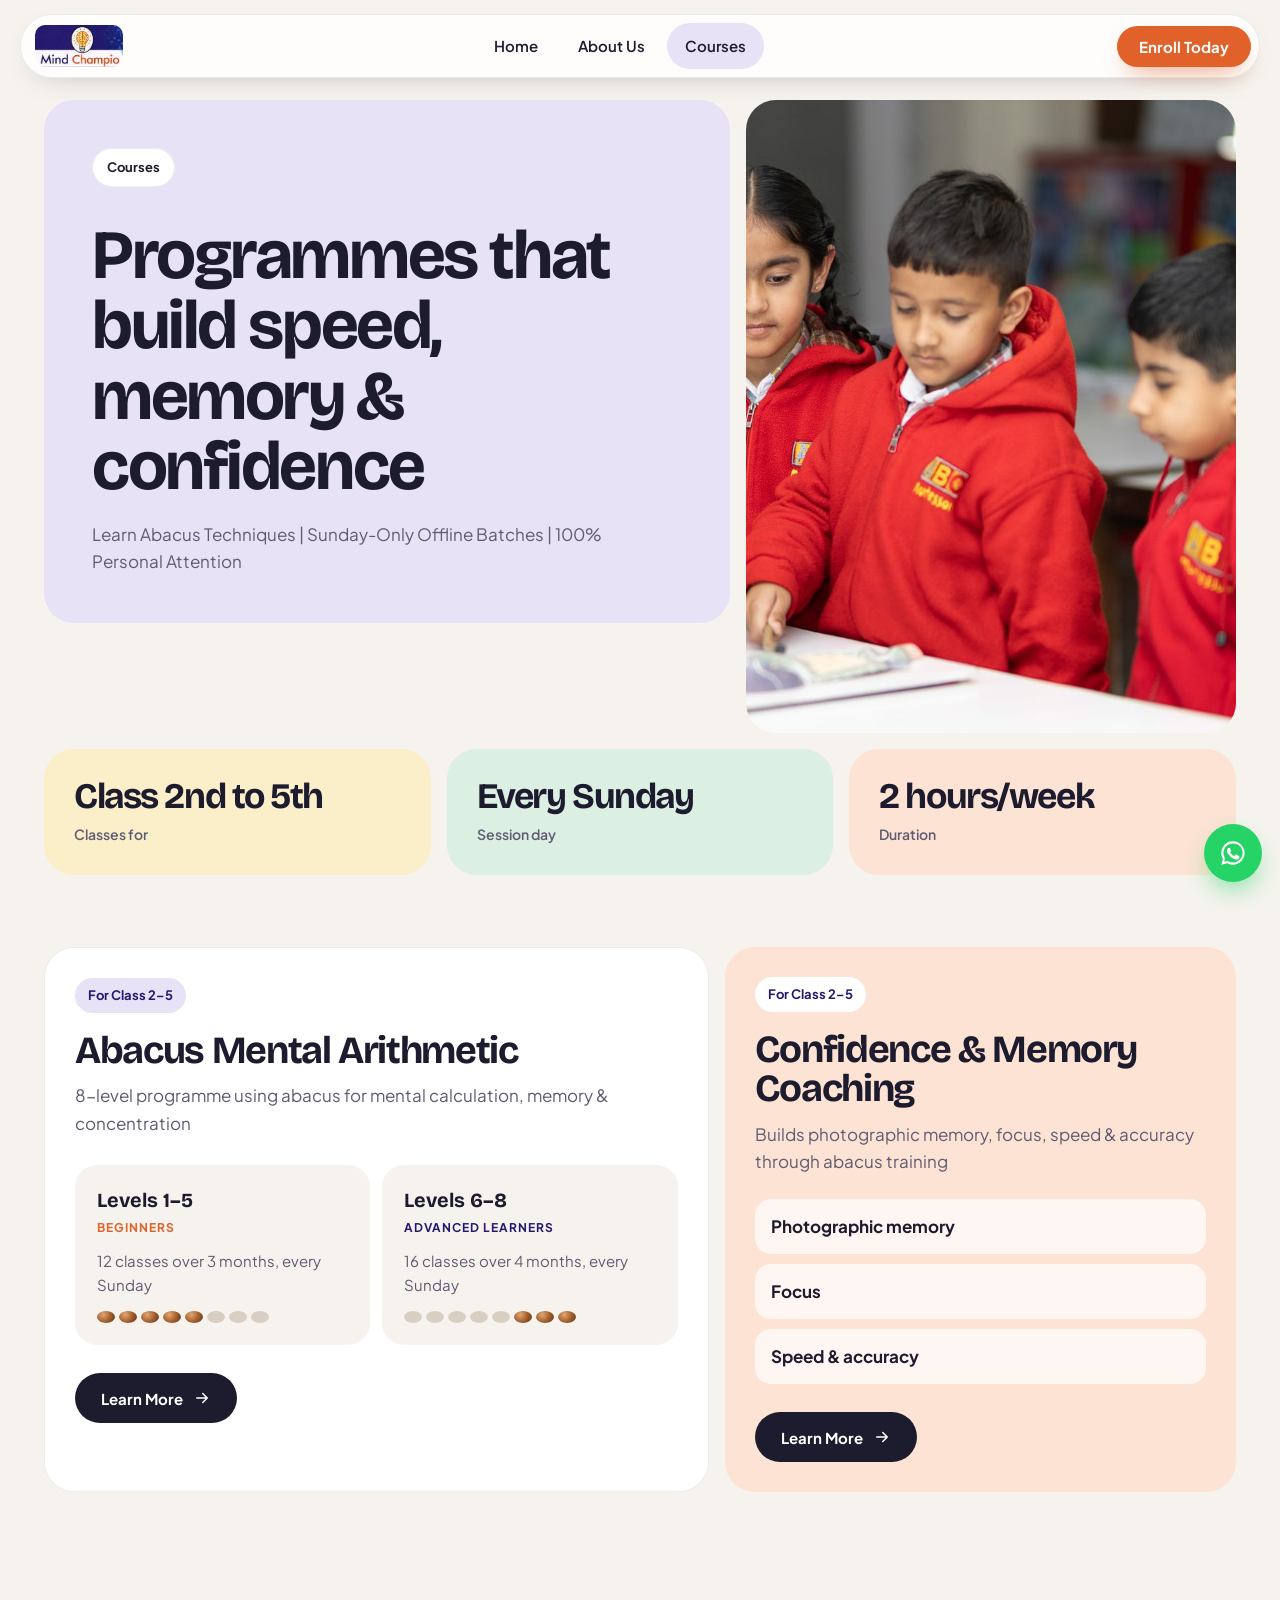
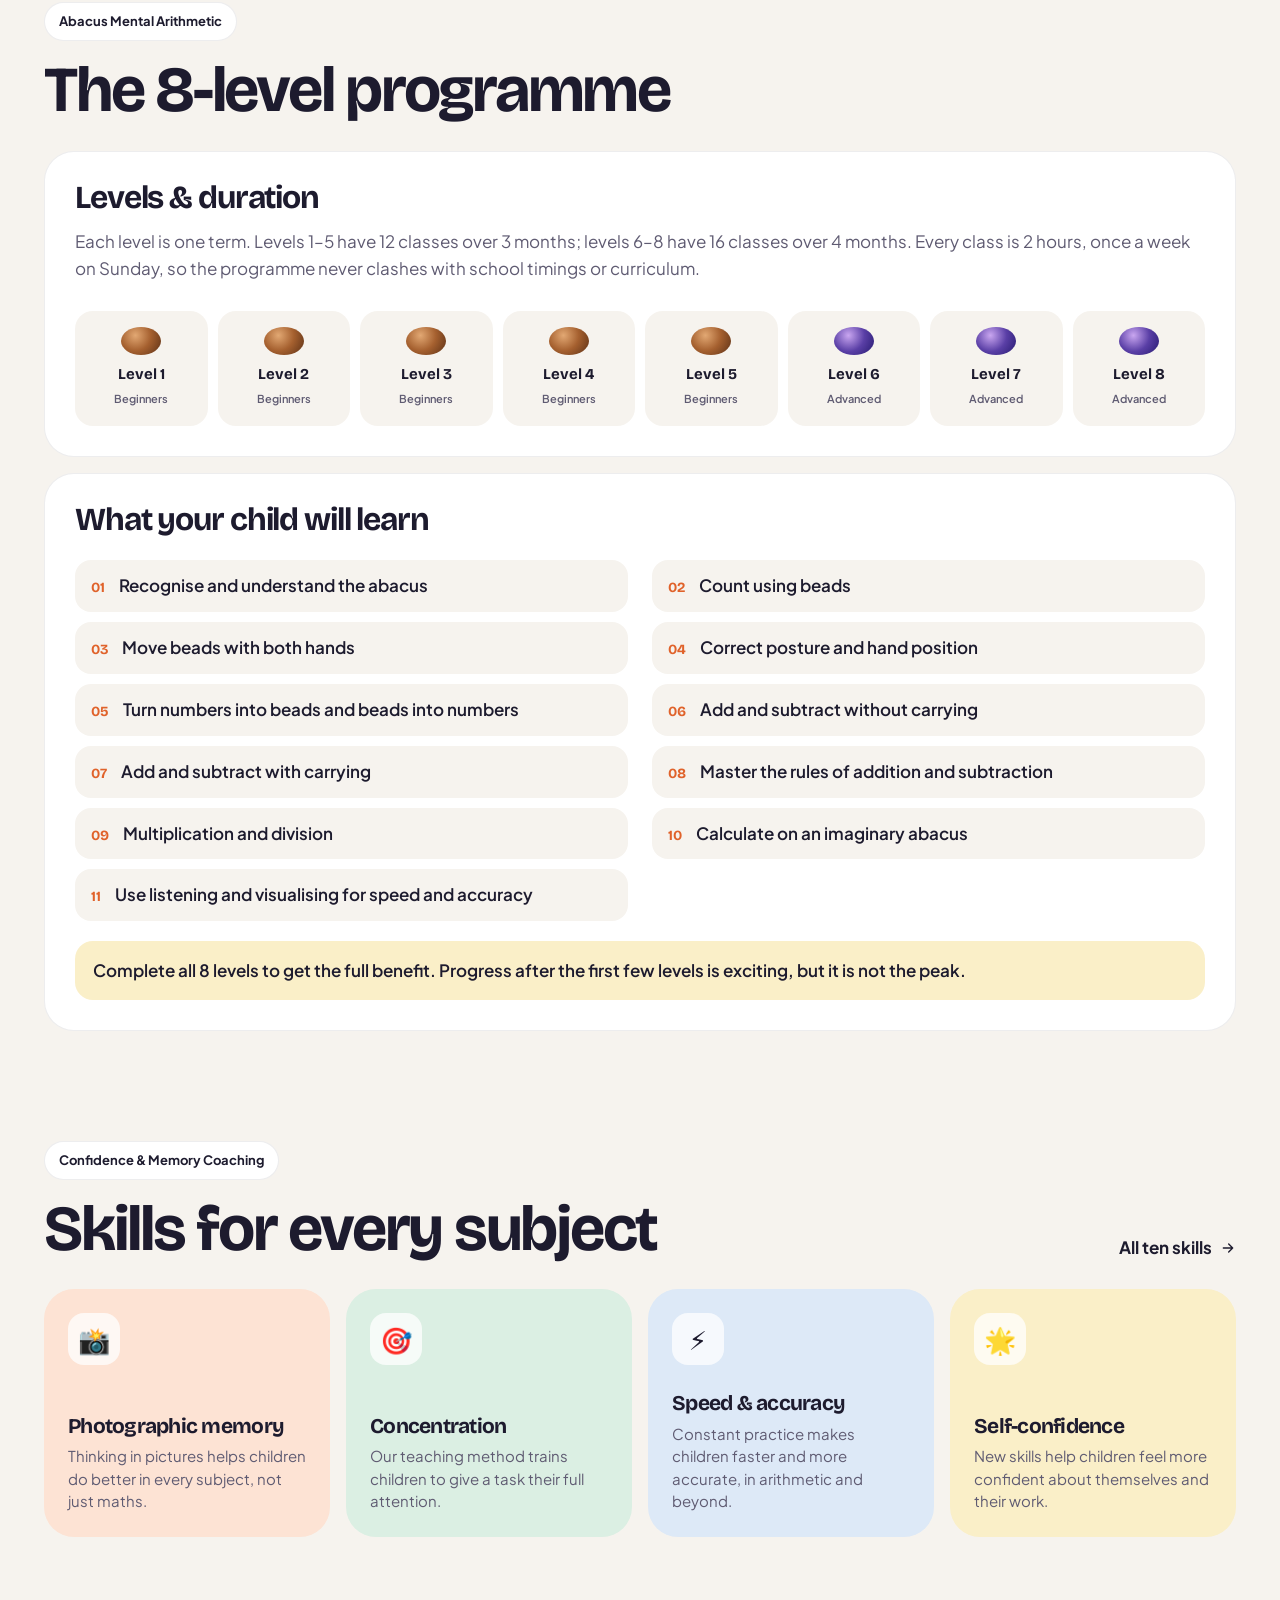
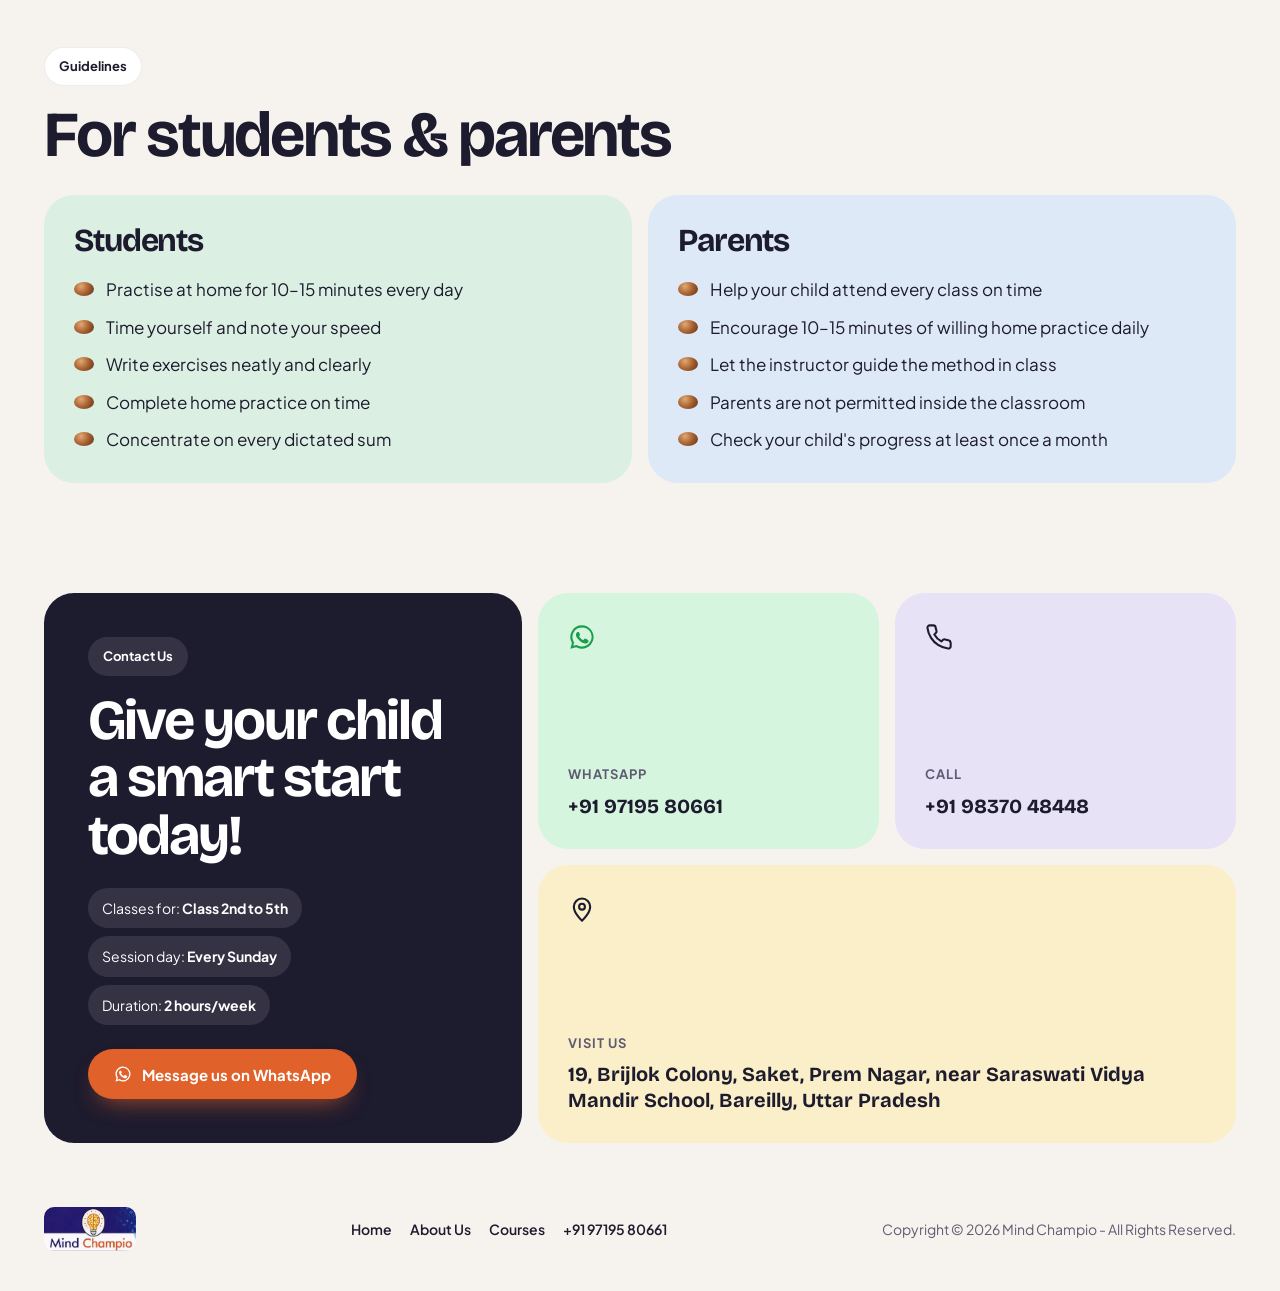
<file: courses.html>
<!doctype html>
<html lang="en-IN" class="no-js">
<head>
<meta charset="utf-8">
<meta name="viewport" content="width=device-width, initial-scale=1">
<title>Courses | Mind Champio</title>
<meta name="description" content="Abacus Mental Arithmetic (8 levels) and Confidence &amp; Memory Coaching for Class 2–5. Sunday-only offline batches in Bareilly.">
<meta property="og:title" content="Mind Champio">
<meta property="og:description" content="Learn Abacus Techniques | Sunday-Only Offline Batches | 100% Personal Attention">
<meta property="og:type" content="website">
<meta property="og:url" content="https://mindchampio.com/courses">
<meta property="og:image" content="https://mindchampio.com/assets/logo.jpeg">
<meta property="og:locale" content="en_IN">
<link rel="icon" type="image/png" sizes="32x32" href="assets/favicon-32.png">
<link rel="apple-touch-icon" href="assets/favicon.png">
<link rel="preconnect" href="https://fonts.googleapis.com"><link rel="preconnect" href="https://fonts.gstatic.com" crossorigin>
<link href="https://fonts.googleapis.com/css2?family=Bricolage+Grotesque:opsz,wght@12..96,600;12..96,700&family=Plus+Jakarta+Sans:wght@400;500;600;700&display=swap" rel="stylesheet">
<link rel="stylesheet" href="assets/style.css">
</head>
<body><header><div class="hd">
<a class="logo" href="index.html" aria-label="Mind Champio home"><img src="assets/logo.jpeg" alt="Mind Champio" width="497" height="237"></a>
<nav class="nav" aria-label="Main"><a href="index.html">Home</a><a href="about.html">About Us</a><a href="courses.html" aria-current="page">Courses</a></nav>
<a class="btn btn-or" href="https://wa.me/919719580661?text=Hi%20Mind%20Champio%2C%20I%27d%20like%20to%20enrol%20my%20child." target="_blank" rel="noopener">Enroll Today</a>
<button class="menu" aria-label="Open menu" aria-expanded="false"><span></span></button>
</div></header>
<main><div class="wrap">
<div class="page-hero">
<div class="tile rv"><span class="label">Courses</span><h1>Programmes that build speed, memory &amp; confidence</h1><p>Learn Abacus Techniques | Sunday-Only Offline Batches | 100% Personal Attention</p></div>
<div class="tile t-photo rv" style="min-height:300px"><img src="assets/students-group.jpg" alt="Three students in school uniform working together at a classroom table" width="1600" height="900" fetchpriority="high"></div>
</div>
<div class="facts3"><div class="tile t-stat butter rv"><b>Class 2nd to 5th</b><span>Classes for</span></div><div class="tile t-stat mint rv"><b>Every Sunday</b><span>Session day</span></div><div class="tile t-stat peach rv"><b>2 hours/week</b><span>Duration</span></div></div>
<section style="padding-top:72px"><div class="courses">
<div class="tile c-main rv"><span class="pill">For Class 2–5</span><h2 class="ct">Abacus Mental Arithmetic</h2><p>8-level programme using abacus for mental calculation, memory &amp; concentration</p>
<div class="levels"><div class="lvl"><b>Levels 1–5</b><small>Beginners</small><p>12 classes over 3 months, every Sunday</p><div class="beads" aria-hidden="true"><i class="on"></i><i class="on"></i><i class="on"></i><i class="on"></i><i class="on"></i><i class=""></i><i class=""></i><i class=""></i></div></div>
<div class="lvl"><b>Levels 6–8</b><small style="color:var(--navy)">Advanced learners</small><p>16 classes over 4 months, every Sunday</p><div class="beads" aria-hidden="true"><i class=""></i><i class=""></i><i class=""></i><i class=""></i><i class=""></i><i class="on"></i><i class="on"></i><i class="on"></i></div></div></div>
<a class="btn btn-ink" href="#abacus">Learn More <svg viewBox="0 0 24 24" fill="none" stroke="currentColor" stroke-width="2" stroke-linecap="round" stroke-linejoin="round" aria-hidden="true"><path d="M5 12h14M13 6l6 6-6 6"/></svg></a></div>
<div class="tile c-side rv"><span class="pill" style="background:#fff">For Class 2–5</span><h2 class="ct">Confidence &amp; Memory Coaching</h2><p>Builds photographic memory, focus, speed &amp; accuracy through abacus training</p>
<ul><li>Photographic memory</li><li>Focus</li><li>Speed &amp; accuracy</li></ul>
<a class="btn btn-ink" href="#memory">Learn More <svg viewBox="0 0 24 24" fill="none" stroke="currentColor" stroke-width="2" stroke-linecap="round" stroke-linejoin="round" aria-hidden="true"><path d="M5 12h14M13 6l6 6-6 6"/></svg></a></div>
</div></section>
<section id="abacus"><div class="sh rv"><div><span class="label">Abacus Mental Arithmetic</span><h2>The 8-level programme</h2></div></div>
<div class="tile prose rv" style="background:#fff;border:1px solid var(--line)"><h3>Levels &amp; duration</h3>
<p>Each level is one term. Levels 1–5 have 12 classes over 3 months; levels 6–8 have 16 classes over 4 months. Every class is 2 hours, once a week on Sunday, so the programme never clashes with school timings or curriculum.</p>
<div class="track"><div class="st"><i aria-hidden="true"></i><b>Level 1</b><small>Beginners</small></div><div class="st"><i aria-hidden="true"></i><b>Level 2</b><small>Beginners</small></div><div class="st"><i aria-hidden="true"></i><b>Level 3</b><small>Beginners</small></div><div class="st"><i aria-hidden="true"></i><b>Level 4</b><small>Beginners</small></div><div class="st"><i aria-hidden="true"></i><b>Level 5</b><small>Beginners</small></div><div class="st adv"><i aria-hidden="true"></i><b>Level 6</b><small>Advanced</small></div><div class="st adv"><i aria-hidden="true"></i><b>Level 7</b><small>Advanced</small></div><div class="st adv"><i aria-hidden="true"></i><b>Level 8</b><small>Advanced</small></div></div></div>
<div class="tile prose rv" style="background:#fff;border:1px solid var(--line);margin-top:16px"><h3>What your child will learn</h3>
<ol class="obj"><li>Recognise and understand the abacus</li><li>Count using beads</li><li>Move beads with both hands</li><li>Correct posture and hand position</li><li>Turn numbers into beads and beads into numbers</li><li>Add and subtract without carrying</li><li>Add and subtract with carrying</li><li>Master the rules of addition and subtraction</li><li>Multiplication and division</li><li>Calculate on an imaginary abacus</li><li>Use listening and visualising for speed and accuracy</li></ol>
<div class="note">Complete all 8 levels to get the full benefit. Progress after the first few levels is exciting, but it is not the peak.</div></div>
</section>
<section id="memory"><div class="sh rv"><div><span class="label">Confidence &amp; Memory Coaching</span><h2>Skills for every subject</h2></div><a class="more" href="about.html#skills">All ten skills <svg viewBox="0 0 24 24" fill="none" stroke="currentColor" stroke-width="2" stroke-linecap="round" stroke-linejoin="round" aria-hidden="true"><path d="M5 12h14M13 6l6 6-6 6"/></svg></a></div>
<div class="skills" style="grid-template-columns:repeat(auto-fit,minmax(220px,1fr))"><article class="tile peach rv"><div class="ic" aria-hidden="true">📸</div><div><h3>Photographic memory</h3><p>Thinking in pictures helps children do better in every subject, not just maths.</p></div></article><article class="tile mint rv"><div class="ic" aria-hidden="true">🎯</div><div><h3>Concentration</h3><p>Our teaching method trains children to give a task their full attention.</p></div></article><article class="tile sky rv"><div class="ic" aria-hidden="true">⚡</div><div><h3>Speed &amp; accuracy</h3><p>Constant practice makes children faster and more accurate, in arithmetic and beyond.</p></div></article><article class="tile butter rv"><div class="ic" aria-hidden="true">🌟</div><div><h3>Self-confidence</h3><p>New skills help children feel more confident about themselves and their work.</p></div></article></div></section>
<section id="guidelines"><div class="sh rv"><div><span class="label">Guidelines</span><h2>For students &amp; parents</h2></div></div>
<div class="split2">
<div class="tile mint prose rv"><h3>Students</h3><ul class="ticks"><li>Practise at home for 10–15 minutes every day</li><li>Time yourself and note your speed</li><li>Write exercises neatly and clearly</li><li>Complete home practice on time</li><li>Concentrate on every dictated sum</li></ul></div>
<div class="tile sky prose rv"><h3>Parents</h3><ul class="ticks"><li>Help your child attend every class on time</li><li>Encourage 10–15 minutes of willing home practice daily</li><li>Let the instructor guide the method in class</li><li>Parents are not permitted inside the classroom</li><li>Check your child's progress at least once a month</li></ul></div>
</div></section>
<section id="contact"><div class="contact">
<div class="tile k-head rv"><div><span class="label">Contact Us</span><h2>Give your child a smart start today!</h2></div>
<div><div class="k-facts"><span>Classes for: <b>Class 2nd to 5th</b></span><span>Session day: <b>Every Sunday</b></span><span>Duration: <b>2 hours/week</b></span></div>
<a class="btn btn-or" style="margin-top:24px" href="https://wa.me/919719580661?text=Hi%20Mind%20Champio%2C%20I%27d%20like%20to%20enrol%20my%20child." target="_blank" rel="noopener"><svg viewBox="0 0 24 24" fill="currentColor" aria-hidden="true"><path d="M12 2a10 10 0 0 0-8.6 15.1L2 22l5-1.3A10 10 0 1 0 12 2Zm0 18.2a8.2 8.2 0 0 1-4.2-1.2l-.3-.2-3 .8.8-2.9-.2-.3A8.2 8.2 0 1 1 12 20.2Zm4.5-6.1c-.2-.1-1.5-.7-1.7-.8s-.4-.1-.6.1-.7.8-.8 1-.3.2-.5.1a6.7 6.7 0 0 1-3.3-2.9c-.3-.4.3-.4.7-1.3.1-.2 0-.3 0-.4l-.8-1.8c-.2-.5-.4-.4-.6-.4h-.5a1 1 0 0 0-.7.3 3 3 0 0 0-.9 2.2 5.2 5.2 0 0 0 1.1 2.7 11.8 11.8 0 0 0 4.5 4c1.7.7 2.3.8 3.2.6a2.7 2.7 0 0 0 1.8-1.2 2.2 2.2 0 0 0 .1-1.3c0-.1-.2-.2-.4-.3Z"/></svg> Message us on WhatsApp</a></div></div>
<a class="tile k k-wa rv" href="https://wa.me/919719580661?text=Hi%20Mind%20Champio%2C%20I%27d%20like%20to%20enrol%20my%20child." target="_blank" rel="noopener"><svg viewBox="0 0 24 24" fill="currentColor" aria-hidden="true"><path d="M12 2a10 10 0 0 0-8.6 15.1L2 22l5-1.3A10 10 0 1 0 12 2Zm0 18.2a8.2 8.2 0 0 1-4.2-1.2l-.3-.2-3 .8.8-2.9-.2-.3A8.2 8.2 0 1 1 12 20.2Zm4.5-6.1c-.2-.1-1.5-.7-1.7-.8s-.4-.1-.6.1-.7.8-.8 1-.3.2-.5.1a6.7 6.7 0 0 1-3.3-2.9c-.3-.4.3-.4.7-1.3.1-.2 0-.3 0-.4l-.8-1.8c-.2-.5-.4-.4-.6-.4h-.5a1 1 0 0 0-.7.3 3 3 0 0 0-.9 2.2 5.2 5.2 0 0 0 1.1 2.7 11.8 11.8 0 0 0 4.5 4c1.7.7 2.3.8 3.2.6a2.7 2.7 0 0 0 1.8-1.2 2.2 2.2 0 0 0 .1-1.3c0-.1-.2-.2-.4-.3Z"/></svg><div><span>WhatsApp</span><b>+91 97195 80661</b></div></a>
<a class="tile k rv" style="background:var(--lav)" href="tel:+919837048448"><svg viewBox="0 0 24 24" fill="none" stroke="currentColor" stroke-width="1.8" stroke-linecap="round" stroke-linejoin="round" aria-hidden="true"><path d="M22 16.9v3a2 2 0 0 1-2.2 2 19.8 19.8 0 0 1-8.6-3.1 19.5 19.5 0 0 1-6-6A19.8 19.8 0 0 1 2.1 4.2 2 2 0 0 1 4.1 2h3a2 2 0 0 1 2 1.7c.1.9.4 1.8.7 2.7a2 2 0 0 1-.5 2.1L8 9.8a16 16 0 0 0 6 6l1.3-1.3a2 2 0 0 1 2.1-.4c.9.3 1.8.6 2.7.7a2 2 0 0 1 1.7 2Z"/></svg><div><span>Call</span><b>+91 98370 48448</b></div></a>
<a class="tile k k-addr rv" href="https://www.google.com/maps/search/?api=1&amp;query=19%2C+Brijlok+Colony%2C+Saket%2C+Prem+Nagar%2C+near+Saraswati+Vidya+Mandir+School%2C+Bareilly%2C+Uttar+Pradesh" target="_blank" rel="noopener"><svg viewBox="0 0 24 24" fill="none" stroke="currentColor" stroke-width="1.8" stroke-linecap="round" stroke-linejoin="round" aria-hidden="true"><path d="M12 22s7-6.3 7-12a7 7 0 1 0-14 0c0 5.7 7 12 7 12Z"/><circle cx="12" cy="10" r="2.5"/></svg><div><span>Visit us</span><b>19, Brijlok Colony, Saket, Prem Nagar, near Saraswati Vidya Mandir School, Bareilly, Uttar Pradesh</b></div></a>
</div></section>
</div></main>
<footer><div class="wrap ft"><img src="assets/logo.jpeg" alt="Mind Champio" width="497" height="237" loading="lazy">
<nav><a href="index.html">Home</a><a href="about.html">About Us</a><a href="courses.html">Courses</a><a href="tel:+919719580661">+91 97195 80661</a></nav><span>Copyright © 2026 Mind Champio - All Rights Reserved.</span></div></footer>
<a class="wa-float" href="https://wa.me/919719580661?text=Hi%20Mind%20Champio%2C%20I%27d%20like%20to%20enrol%20my%20child." target="_blank" rel="noopener" aria-label="Message us on WhatsApp"><svg viewBox="0 0 24 24" fill="currentColor" aria-hidden="true"><path d="M12 2a10 10 0 0 0-8.6 15.1L2 22l5-1.3A10 10 0 1 0 12 2Zm0 18.2a8.2 8.2 0 0 1-4.2-1.2l-.3-.2-3 .8.8-2.9-.2-.3A8.2 8.2 0 1 1 12 20.2Zm4.5-6.1c-.2-.1-1.5-.7-1.7-.8s-.4-.1-.6.1-.7.8-.8 1-.3.2-.5.1a6.7 6.7 0 0 1-3.3-2.9c-.3-.4.3-.4.7-1.3.1-.2 0-.3 0-.4l-.8-1.8c-.2-.5-.4-.4-.6-.4h-.5a1 1 0 0 0-.7.3 3 3 0 0 0-.9 2.2 5.2 5.2 0 0 0 1.1 2.7 11.8 11.8 0 0 0 4.5 4c1.7.7 2.3.8 3.2.6a2.7 2.7 0 0 0 1.8-1.2 2.2 2.2 0 0 0 .1-1.3c0-.1-.2-.2-.4-.3Z"/></svg></a>
<script src="assets/site.js"></script>
</body>
</html>
</file>
<file: assets/style.css>
:root{--bg:#f6f3ee;--ink:#1d1b2e;--muted:#5f5b72;--line:rgba(29,27,46,.08);--lav:#e8e2f6;--peach:#fde3d4;--mint:#dbefe3;--butter:#faefc8;--sky:#dde9f7;--cream:#fffaf2;--orange:#e0622a;--navy:#25196f;--r:30px}
*{box-sizing:border-box}html{scroll-behavior:smooth}
body{margin:0;background:var(--bg);color:var(--ink);font:400 17px/1.6 "Plus Jakarta Sans",system-ui,sans-serif;-webkit-font-smoothing:antialiased}
a{color:inherit;text-decoration:none}img{display:block;max-width:100%}
h1,h2,h3{font-family:"Bricolage Grotesque","Plus Jakarta Sans",sans-serif;font-weight:700;letter-spacing:-.035em;line-height:1.02;margin:0}
.wrap{max-width:1240px;margin:0 auto;padding:0 24px}@media(max-width:640px){.wrap{padding:0 16px}}
.btn{display:inline-flex;align-items:center;gap:10px;padding:16px 26px;border-radius:999px;font:700 15px/1 "Plus Jakarta Sans",sans-serif;transition:transform .2s,background .2s}
.btn svg{width:18px;height:18px}.btn:hover{transform:translateY(-2px)}
.btn-ink{background:var(--ink);color:#fff}.btn-or{background:var(--orange);color:#fff;box-shadow:0 12px 24px -12px rgba(224,98,42,.8)}
.btn-soft{background:rgba(255,255,255,.7);color:var(--ink)}
/* floating pill header */
header{position:sticky;top:14px;z-index:50;padding:0 16px}
.hd{max-width:1240px;margin:0 auto;display:flex;align-items:center;justify-content:space-between;gap:16px;background:rgba(255,255,255,.82);backdrop-filter:blur(14px);-webkit-backdrop-filter:blur(14px);border:1px solid var(--line);border-radius:999px;padding:8px 8px 8px 14px;box-shadow:0 10px 30px -18px rgba(29,27,46,.35)}
.logo img{height:42px;width:auto;border-radius:10px}
.nav{display:flex;gap:4px}.nav a{padding:11px 18px;border-radius:999px;font-weight:600;font-size:15px;transition:background .2s}.nav a:hover{background:var(--lav)}
.hd .btn{padding:13px 22px}
.menu{display:none;width:44px;height:44px;border-radius:50%;border:0;background:var(--lav);cursor:pointer}
.menu span,.menu span::before,.menu span::after{display:block;width:16px;height:2px;background:var(--ink);border-radius:2px;position:relative;margin:auto}
.menu span::before,.menu span::after{content:"";position:absolute;left:0}.menu span::before{top:-5px}.menu span::after{top:5px}
@media(max-width:860px){.hd>.btn{margin-left:auto;padding:11px 16px;font-size:14px}.menu{display:block}.nav{position:absolute;top:70px;left:16px;right:16px;flex-direction:column;background:#fff;border-radius:24px;padding:10px;box-shadow:0 20px 40px -20px rgba(29,27,46,.4);display:none}.open .nav{display:flex}.nav a{padding:16px}}
/* bento */
.bento{display:grid;grid-auto-flow:dense;grid-template-columns:repeat(4,1fr);grid-auto-rows:minmax(150px,auto);gap:16px;margin-top:36px}
.tile{border-radius:var(--r);padding:30px;position:relative;overflow:hidden}
.t-hero{grid-column:span 2;grid-row:span 3;background:var(--lav);display:flex;flex-direction:column;justify-content:space-between;padding:40px}
.t-hero h1{font-size:clamp(2.8rem,5.8vw,5.2rem);margin-top:24px}.t-hero h1 span{color:var(--orange);white-space:nowrap}
.t-hero p{color:var(--muted);margin:22px 0 0;max-width:470px}
.t-hero .cta{display:flex;gap:10px;flex-wrap:wrap;margin-top:30px}
.chips{display:flex;flex-wrap:wrap;gap:8px}.chips span{background:rgba(255,255,255,.75);padding:8px 14px;border-radius:999px;font-size:13px;font-weight:600}
.t-abacus{grid-column:span 2;grid-row:span 2;background:var(--cream);display:grid;place-items:center;padding:36px}
.t-abacus .soroban{width:100%;height:auto;filter:drop-shadow(0 20px 24px rgba(74,42,24,.28));transform:rotate(-3deg)}
.t-abacus small{position:absolute;left:24px;top:22px;font-size:12px;font-weight:700;letter-spacing:.12em;text-transform:uppercase;color:var(--muted)}
.t-photo{grid-row:span 2;padding:0}.t-photo img{width:100%;height:100%;object-fit:cover;position:absolute;inset:0}
.t-stat{display:flex;flex-direction:column;justify-content:flex-end}
.t-stat b{font:700 clamp(1.8rem,2.8vw,2.5rem)/1 "Bricolage Grotesque",sans-serif;letter-spacing:-.04em}.t-stat span{margin-top:8px;font-weight:600;color:var(--muted);font-size:14px}
.peach{background:var(--peach)}.mint{background:var(--mint)}.butter{background:var(--butter)}.sky{background:var(--sky)}
.ic{width:52px;height:52px;border-radius:16px;background:rgba(255,255,255,.75);display:grid;place-items:center;font-size:26px}
@media(min-width:981px){.t-hero{grid-area:1/1/4/3}.t-abacus{grid-area:1/3/3/5}.t-photo.hp{grid-area:3/3/5/4}.s1{grid-area:3/4/4/5}.s2{grid-area:4/4/5/5}.s3{grid-area:4/1/5/3}}
@media(max-width:980px){.bento{grid-template-columns:1fr 1fr}.t-hero,.t-abacus{grid-column:span 2;grid-row:auto}.t-photo{grid-row:span 2;min-height:300px}}
@media(max-width:560px){.bento{grid-template-columns:1fr}.t-hero,.t-abacus,.t-photo{grid-column:auto}.t-hero{padding:30px 22px}.tile{padding:24px}}
/* sections */
section{padding:110px 0 0}@media(max-width:760px){section{padding:72px 0 0}}
.sh{display:flex;justify-content:space-between;align-items:end;gap:20px;flex-wrap:wrap;margin-bottom:28px}
.sh h2{font-size:clamp(2.2rem,5vw,4rem)}
.label{display:inline-block;background:#fff;border:1px solid var(--line);border-radius:999px;padding:8px 14px;font-size:13px;font-weight:700;margin-bottom:16px}
.why{display:grid;grid-template-columns:repeat(3,1fr);gap:16px}
.why .tile{min-height:300px;display:flex;flex-direction:column;justify-content:space-between}
.why h3{font-size:28px;margin-top:40px}.why p{margin:12px 0 0;color:var(--muted)}
@media(max-width:860px){.why{grid-template-columns:1fr}.why .tile{min-height:0}}
.courses{display:grid;grid-template-columns:1.3fr 1fr;gap:16px}
.c-main{background:#fff;border:1px solid var(--line)}.c-side{background:var(--peach)}
.courses h3{font-size:clamp(1.8rem,3vw,2.5rem);margin-top:18px}.courses p{color:var(--muted);margin:12px 0 0}
.pill{display:inline-block;background:var(--lav);color:var(--navy);padding:7px 13px;border-radius:999px;font-size:13px;font-weight:700}
.levels{display:grid;grid-template-columns:1fr 1fr;gap:12px;margin-top:28px}
.lvl{background:var(--bg);border-radius:22px;padding:22px}.lvl b{font:700 20px/1.2 "Bricolage Grotesque",sans-serif}.lvl small{display:block;color:var(--orange);font-weight:700;font-size:12px;letter-spacing:.08em;text-transform:uppercase;margin-top:4px}.lvl p{font-size:15px}
.beads{display:flex;gap:4px;margin-top:14px}.beads i{width:18px;height:12px;border-radius:50%;background:#d8cfc2}.beads i.on{background:radial-gradient(circle at 35% 30%,#e2a873,#a5602f 50%,#5a2f15)}
.c-side ul{list-style:none;padding:0;margin:24px 0 0;display:grid;gap:10px}.c-side li{background:rgba(255,255,255,.7);border-radius:16px;padding:14px 16px;font-weight:700}
.courses .btn{margin-top:28px}
@media(max-width:860px){.courses{grid-template-columns:1fr}.levels{grid-template-columns:1fr}}
.about{display:grid;grid-template-columns:1fr 1fr;gap:16px}
.about .tile:first-child{background:var(--mint);display:flex;flex-direction:column;justify-content:center;padding:48px}
.about h2{font-size:clamp(2rem,4vw,3.2rem)}.about p{color:var(--muted);margin:18px 0 0}
.about .t-photo{min-height:420px}
@media(max-width:860px){.about{grid-template-columns:1fr}.about .tile:first-child{padding:30px 24px}.about .t-photo{min-height:280px}}
.contact{display:grid;grid-template-columns:1.4fr 1fr 1fr;grid-auto-rows:minmax(150px,auto);gap:16px}
.k-head{grid-row:span 2;background:var(--ink);color:#fff;padding:44px;display:flex;flex-direction:column;justify-content:space-between}
.k-head h2{font-size:clamp(2.2rem,4.4vw,3.6rem)}.k-head .label{background:rgba(255,255,255,.1);border-color:transparent;color:#fff}
.k-facts{display:flex;flex-wrap:wrap;gap:8px;margin-top:24px}.k-facts span{background:rgba(255,255,255,.1);border-radius:999px;padding:9px 14px;font-size:14px}.k-facts b{font-weight:700}
.k{display:flex;flex-direction:column;justify-content:space-between;transition:transform .2s}.k:hover{transform:translateY(-4px)}
.k svg{width:28px;height:28px}.k span{font-size:13px;font-weight:700;letter-spacing:.08em;text-transform:uppercase;color:var(--muted)}.k b{font:700 20px/1.3 "Bricolage Grotesque",sans-serif;display:block;margin-top:6px}
.k-wa{background:#d6f5df}.k-wa svg{color:#1a9e4b}.k-addr{grid-column:span 2;background:var(--butter)}
@media(max-width:900px){.contact{grid-template-columns:1fr 1fr}.k-head{grid-column:span 2;grid-row:auto;padding:32px 24px}.k-addr{grid-column:span 2}}
@media(max-width:520px){.contact{grid-template-columns:1fr}.k-head,.k-addr{grid-column:auto}}
footer{padding:64px 0 40px}.ft{display:flex;justify-content:space-between;align-items:center;gap:16px;flex-wrap:wrap;color:var(--muted);font-size:14px}.ft img{height:44px;border-radius:10px}.ft nav{display:flex;gap:18px;font-weight:600;color:var(--ink)}

.page-hero{display:grid;grid-template-columns:1.4fr 1fr;gap:16px;margin-top:36px}
.page-hero .tile:first-child{background:var(--lav);padding:48px;display:flex;flex-direction:column;justify-content:center}
.page-hero h1{font-size:clamp(2.6rem,5.4vw,4.6rem);margin-top:18px}.page-hero p{color:var(--muted);margin:18px 0 0;max-width:560px}
.page-hero .t-abacus{grid-column:auto;grid-row:auto;min-height:300px}
@media(max-width:860px){.page-hero{grid-template-columns:1fr}.page-hero .tile:first-child{padding:30px 22px}}
.facts3{display:grid;grid-template-columns:repeat(3,1fr);gap:16px;margin-top:16px}
@media(max-width:700px){.facts3{grid-template-columns:1fr}}
.track{display:grid;grid-template-columns:repeat(8,1fr);gap:10px;margin-top:28px}
.st{background:var(--bg);border-radius:18px;padding:16px 8px;text-align:center}
.st i{display:block;margin:0 auto;width:40px;height:28px;border-radius:50%;background:radial-gradient(circle at 36% 30%,#e2a873,#a5602f 48%,#5a2f15)}
.st.adv i{background:radial-gradient(circle at 36% 30%,#c9a6f0,#5a3fa6 50%,#25196f)}
.st b{display:block;margin-top:10px;font:700 15px/1.2 "Bricolage Grotesque",sans-serif}.st small{font-size:11px;color:var(--muted);font-weight:600}
@media(max-width:760px){.track{grid-template-columns:repeat(4,1fr)}}
.nav a[aria-current="page"]{background:var(--lav)}
.label,.pill{align-self:flex-start;width:max-content;max-width:100%}
.more{display:inline-flex;align-items:center;gap:8px;font-weight:700;margin-top:22px}.more svg{width:16px;height:16px}
[id]{scroll-margin-top:110px}
@media(max-width:360px){header{padding:0 10px}.hd{gap:8px}.hd>.btn{padding:10px 12px;font-size:13px}.logo img{height:36px}}
.split2{display:grid;grid-template-columns:1fr 1fr;gap:16px}
@media(max-width:860px){.split2{grid-template-columns:1fr}}
.prose h2{font-size:clamp(1.9rem,3.6vw,2.8rem)}.prose h3{font-size:clamp(1.5rem,2.6vw,2rem)}.prose p{color:var(--muted);margin:14px 0 0}
.big{font:700 clamp(4rem,9vw,7rem)/.9 "Bricolage Grotesque",sans-serif;letter-spacing:-.05em;color:var(--orange);margin:18px 0 6px}
.skills{display:grid;grid-template-columns:repeat(5,1fr);gap:16px}
.skills .tile{min-height:230px;display:flex;flex-direction:column;justify-content:space-between;padding:24px}
.skills h3{font-size:21px;margin-top:28px}.skills p{margin:8px 0 0;color:var(--muted);font-size:15px;line-height:1.5}
.lav{background:var(--lav)}
@media(max-width:1060px){.skills{grid-template-columns:repeat(3,1fr)}}
@media(max-width:700px){.skills{grid-template-columns:1fr 1fr}.skills .tile{min-height:0}}
@media(max-width:440px){.skills{grid-template-columns:1fr}}
.ticks{list-style:none;padding:0;margin:20px 0 0;display:grid;gap:12px}
.ticks li{position:relative;padding-left:32px;line-height:1.5}
.ticks li::before{content:"";position:absolute;left:0;top:5px;width:20px;height:14px;border-radius:50%;background:radial-gradient(circle at 35% 30%,#e2a873,#a5602f 50%,#5a2f15)}
.obj{list-style:none;counter-reset:o;padding:0;margin:24px 0 0;display:grid;grid-template-columns:1fr 1fr;gap:10px 24px}
.obj li{counter-increment:o;display:flex;gap:14px;align-items:baseline;background:var(--bg);border-radius:16px;padding:14px 16px;font-weight:600;line-height:1.4}
.obj li::before{content:counter(o,decimal-leading-zero);font:700 14px/1 "Bricolage Grotesque",sans-serif;color:var(--orange)}
@media(max-width:700px){.obj{grid-template-columns:1fr}}
.note{margin-top:20px;background:var(--butter);border-radius:18px;padding:16px 18px;font-weight:600}
.js .rv{opacity:0;transform:translateY(22px);transition:opacity .8s ease,transform .8s cubic-bezier(.2,.7,.2,1)}.js .rv.in{opacity:1;transform:none}
@media (prefers-reduced-motion:reduce){.js .rv{opacity:1;transform:none;transition:none}*{animation:none!important;scroll-behavior:auto!important}}
.wa-float{position:fixed;right:18px;bottom:18px;z-index:60;width:58px;height:58px;border-radius:50%;background:#25d366;color:#fff;display:grid;place-items:center;box-shadow:0 12px 28px -8px rgba(37,211,102,.7);transition:transform .2s}
.wa-float:hover{transform:scale(1.08)}
.logo img,.ft img,.fbar img{width:auto}.wa-float svg{width:28px;height:28px}
.courses .ct{font-size:clamp(1.8rem,3vw,2.5rem);margin-top:18px}
</file>
